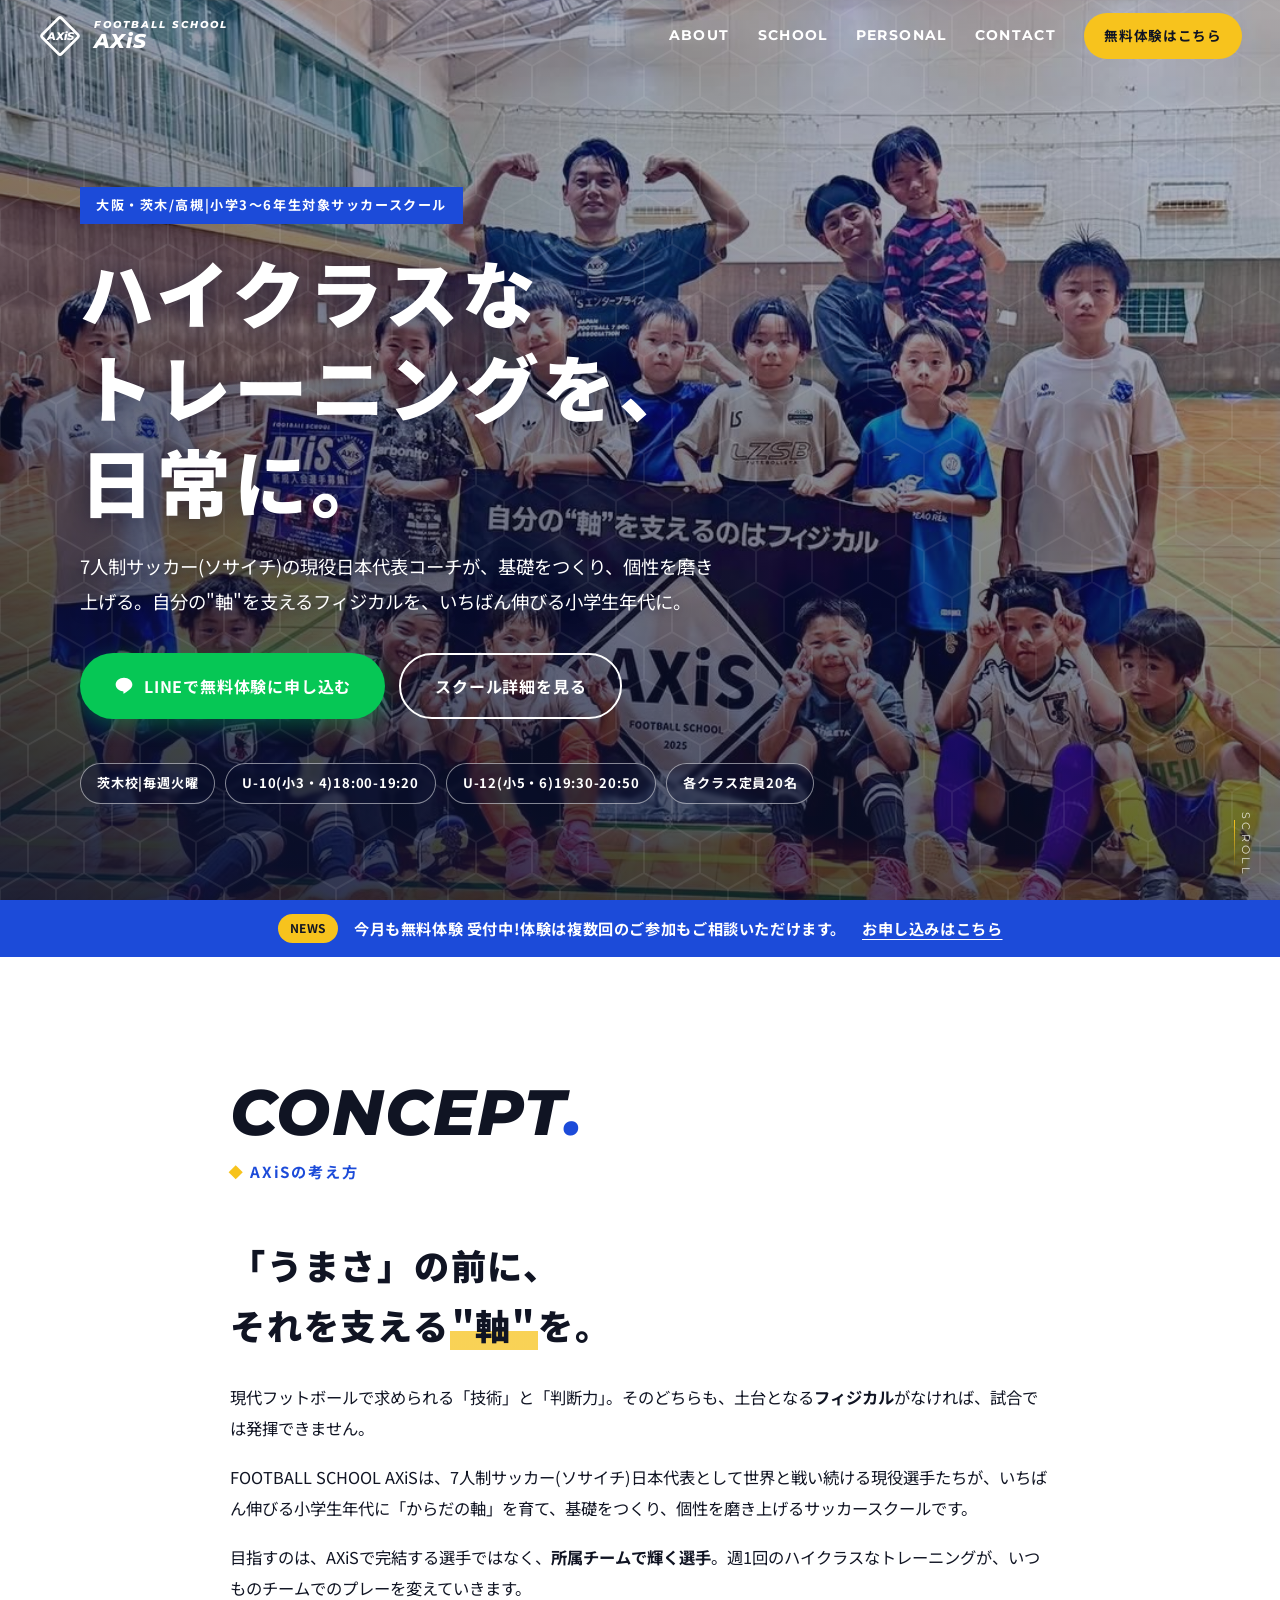
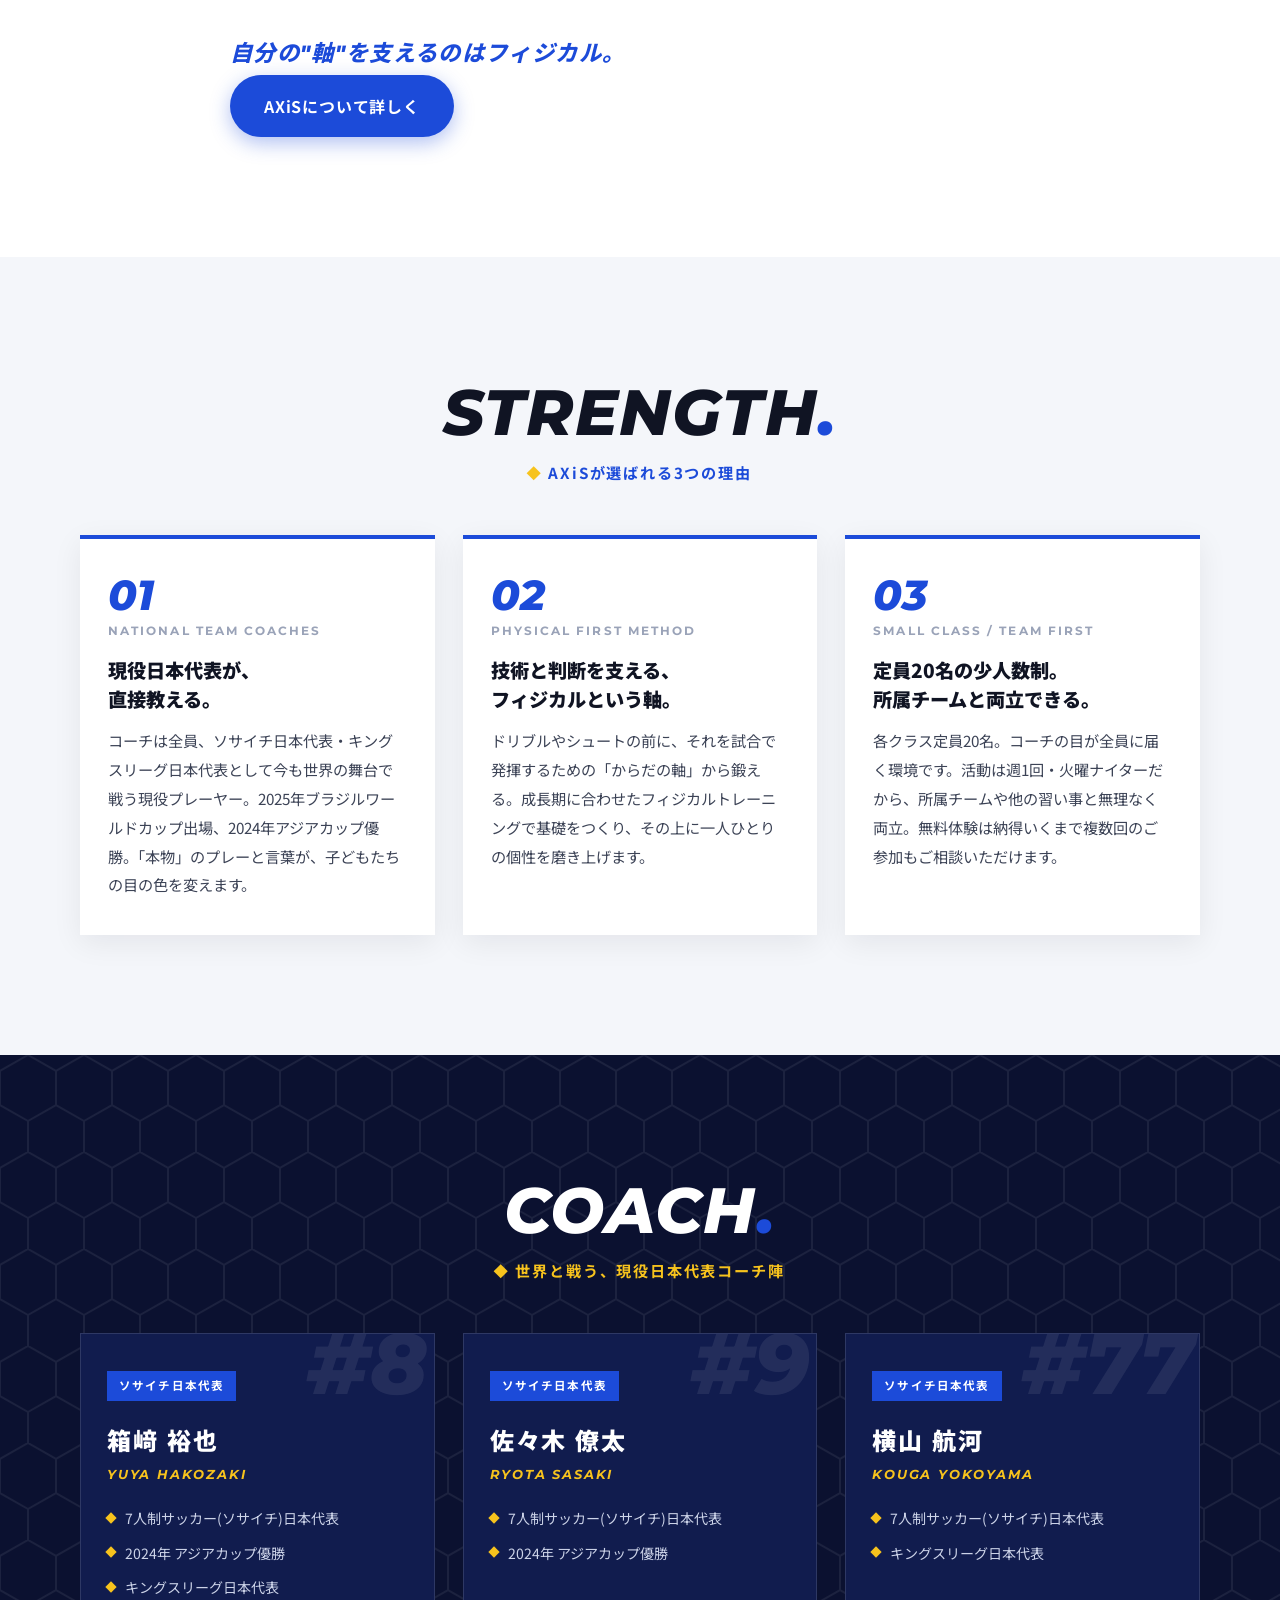
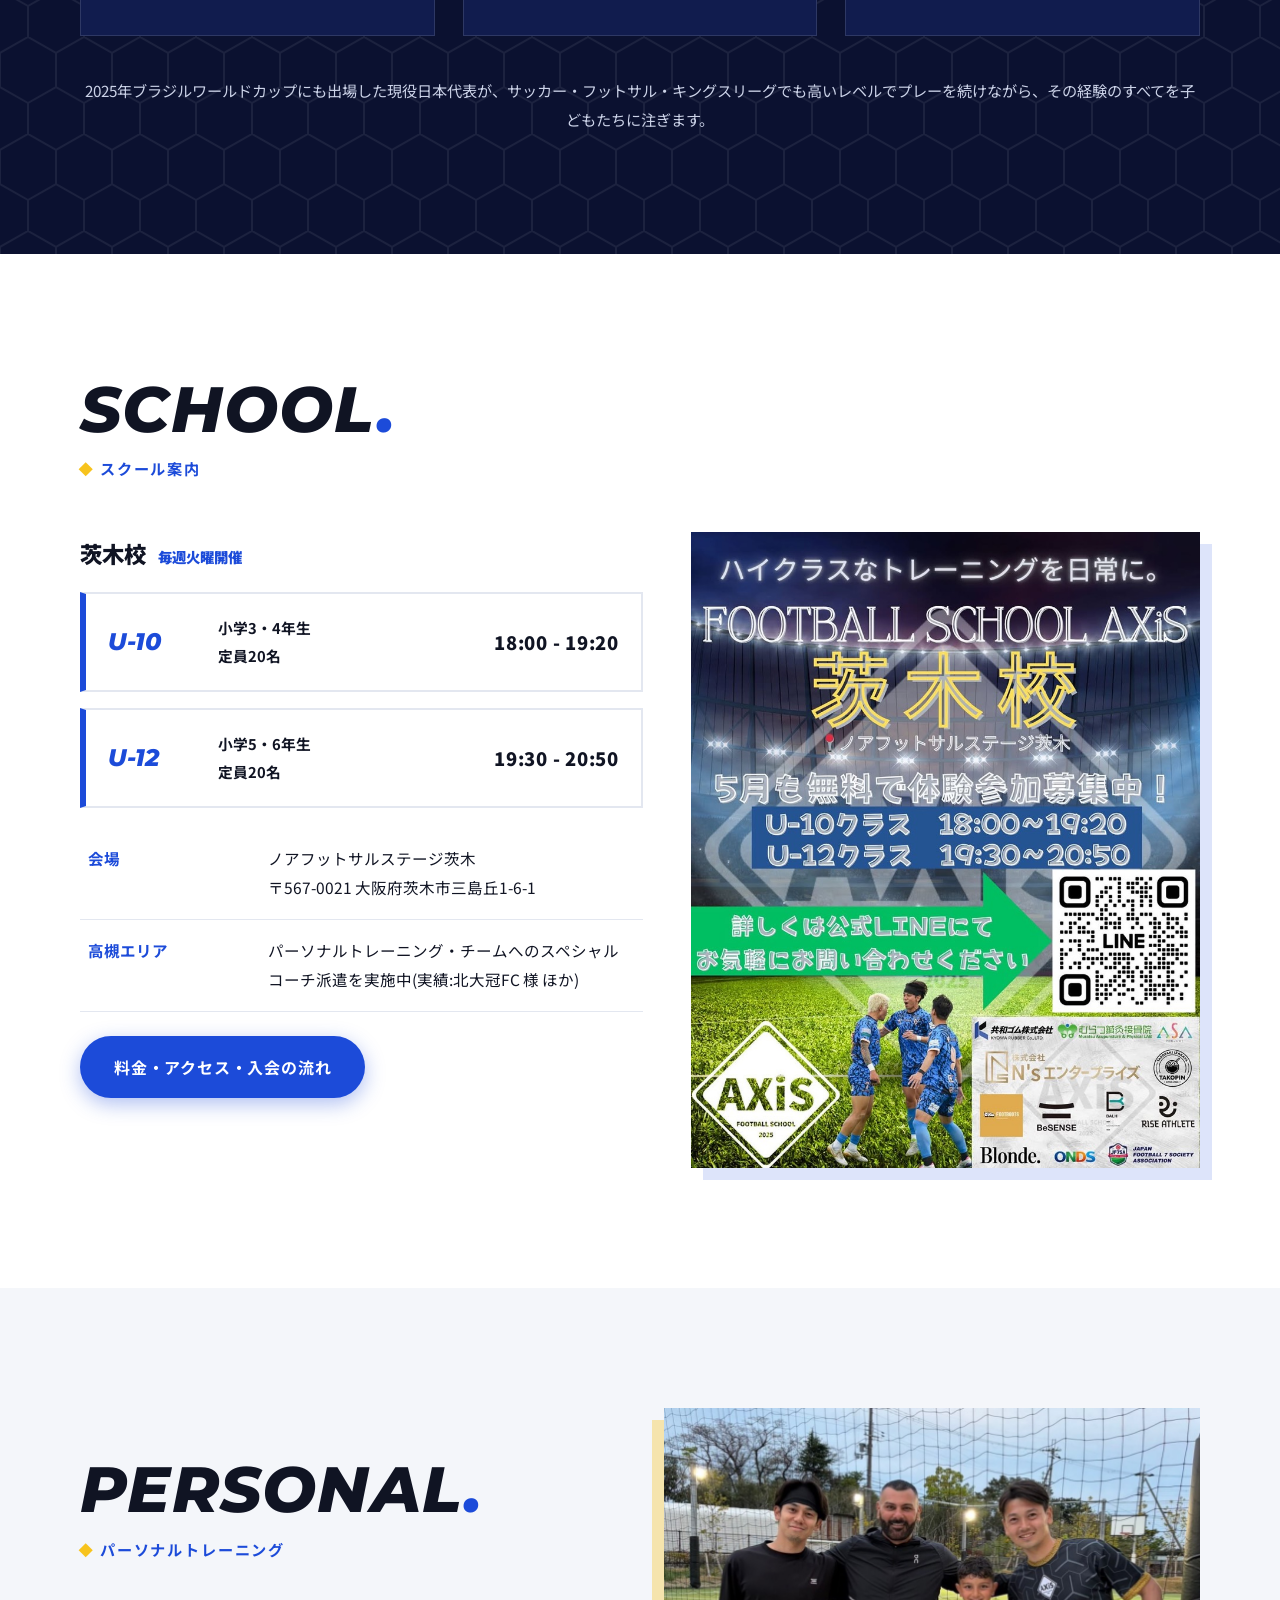
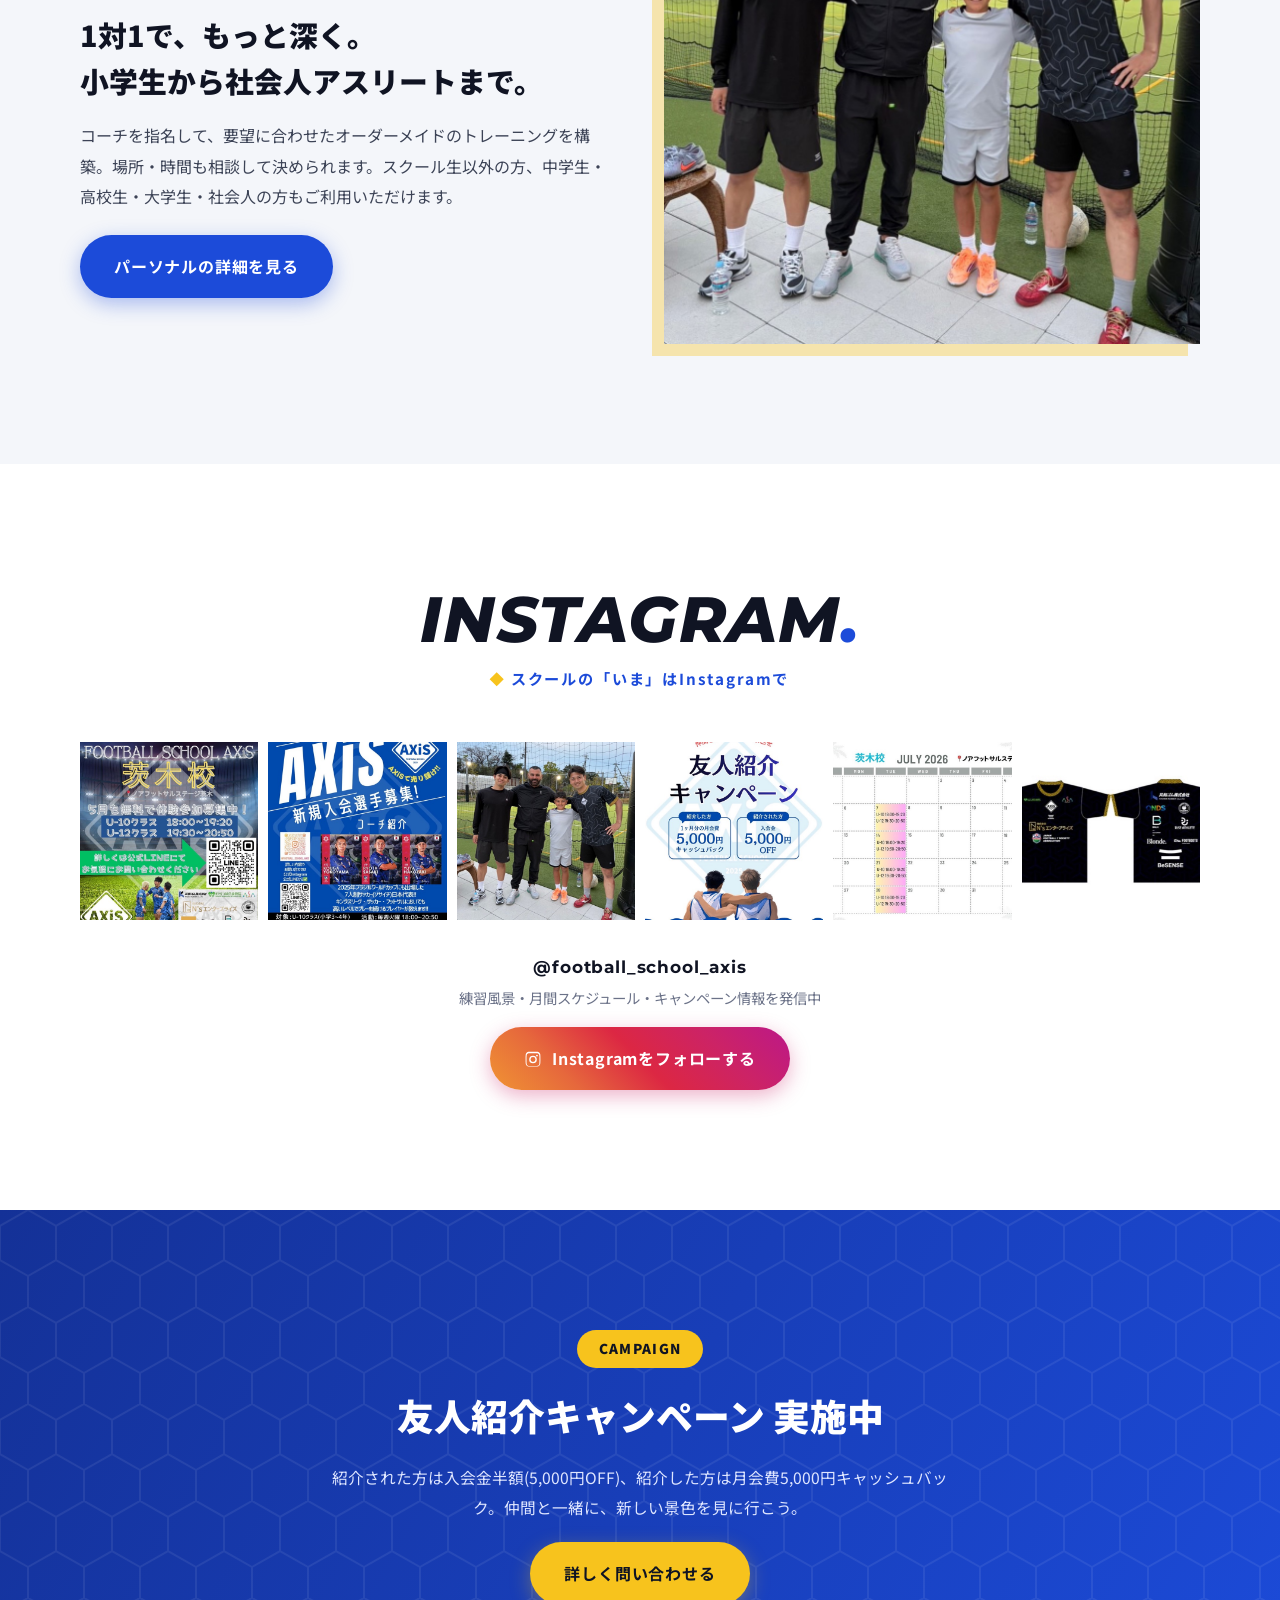
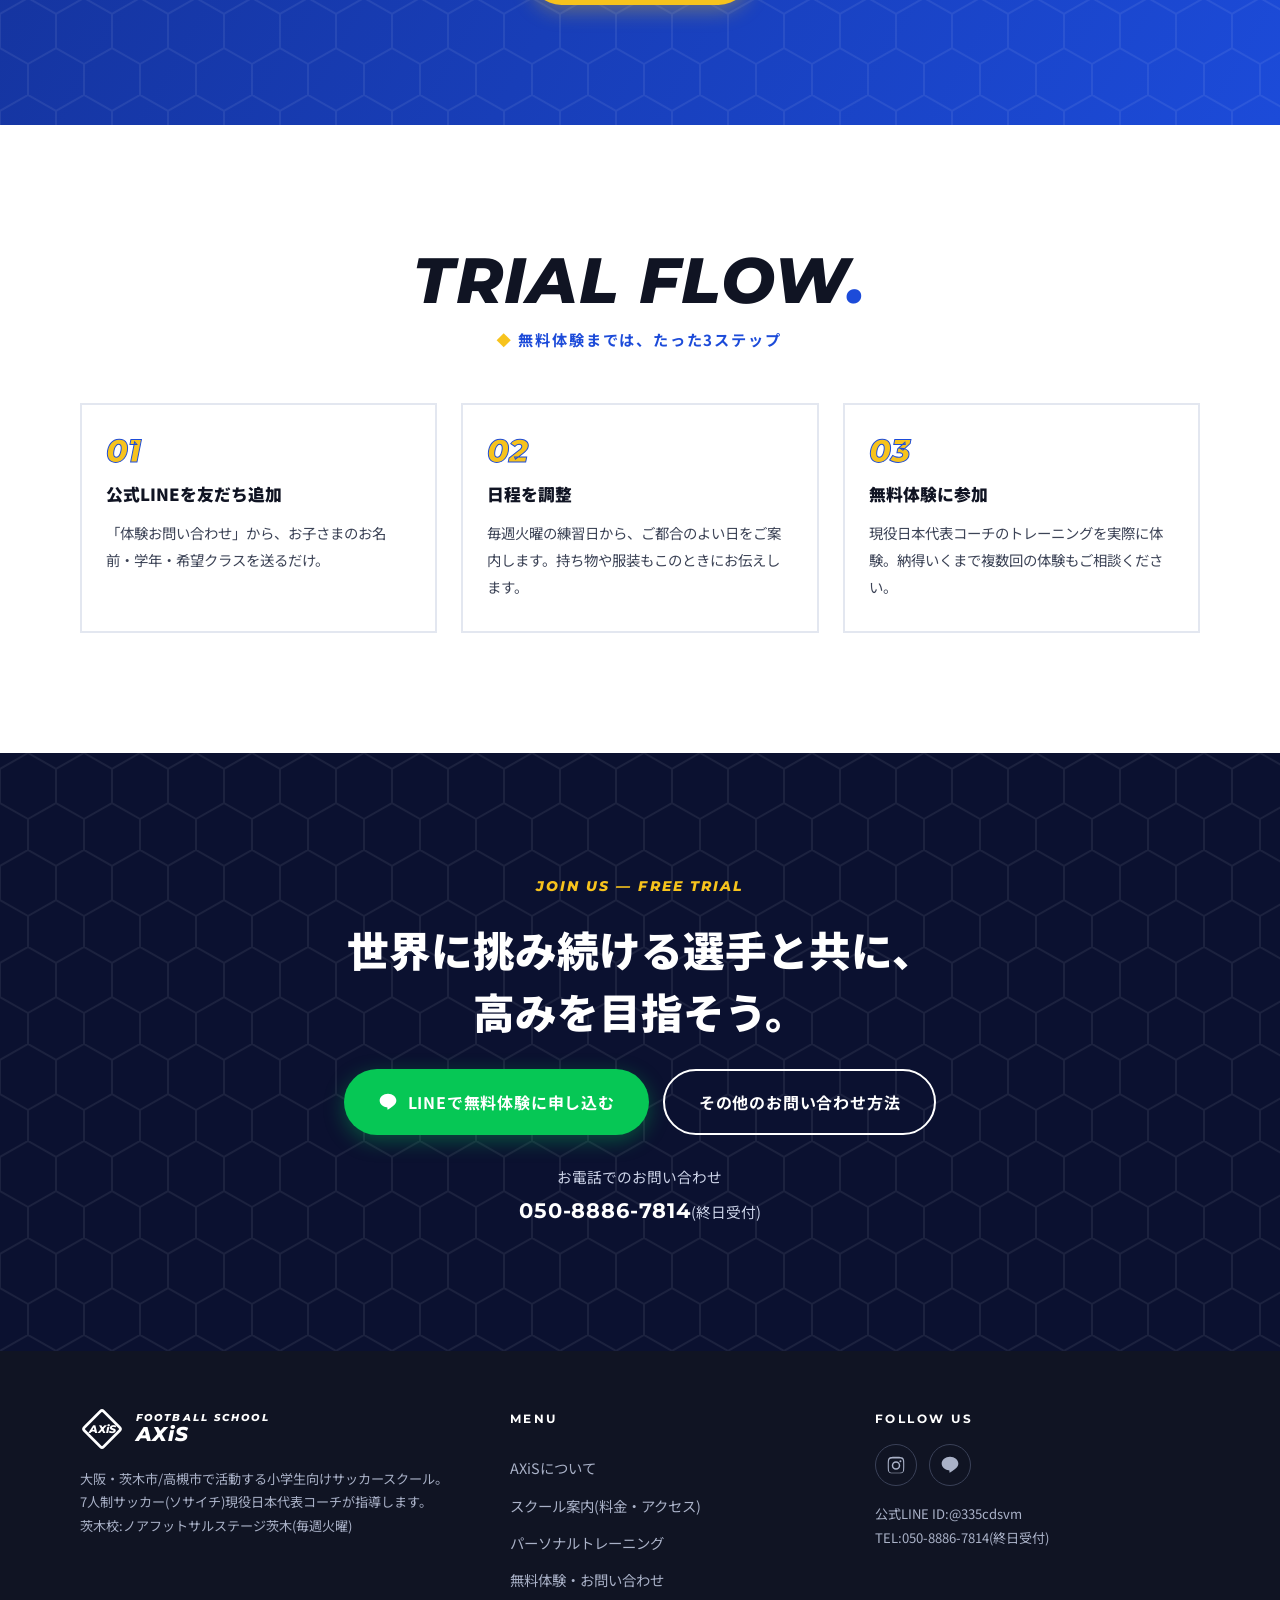
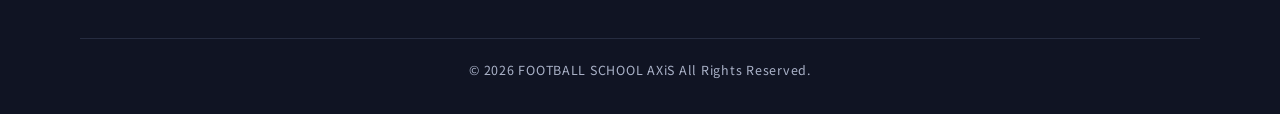
<file: index.html>
<!DOCTYPE html>
<html lang="ja">
<head>
<meta charset="UTF-8">
<meta name="viewport" content="width=device-width, initial-scale=1.0">
<!-- TODO: 本番公開時にこのnoindexを削除 -->
<meta name="robots" content="noindex">
<title>FOOTBALL SCHOOL AXiS|茨木市・高槻市のサッカースクール【現役ソサイチ日本代表が指導】</title>
<meta name="description" content="FOOTBALL SCHOOL AXiSは、7人制サッカー(ソサイチ)現役日本代表コーチが基礎を作り個性を磨き上げる、大阪・茨木市/高槻市の小学生向けサッカースクール。無料体験受付中。茨木校はノアフットサルステージ茨木で毎週火曜開催。">
<!-- TODO: 本番ドメイン確定後、og:url / canonical / JSON-LDのurlを実ドメインに置換 -->
<link rel="canonical" href="https://www.fs-axis.jp/">
<meta property="og:type" content="website">
<meta property="og:site_name" content="FOOTBALL SCHOOL AXiS">
<meta property="og:title" content="FOOTBALL SCHOOL AXiS|茨木市・高槻市のサッカースクール">
<meta property="og:description" content="現役ソサイチ日本代表コーチが、基礎を作り個性を磨き上げる小学生向けサッカースクール。無料体験受付中。">
<meta property="og:url" content="https://www.fs-axis.jp/">
<meta property="og:image" content="https://www.fs-axis.jp/assets/img/ogp.jpg">
<meta property="og:locale" content="ja_JP">
<meta name="twitter:card" content="summary_large_image">
<link rel="icon" href="data:image/svg+xml,%3Csvg xmlns='http://www.w3.org/2000/svg' viewBox='0 0 100 100'%3E%3Crect x='20' y='20' width='60' height='60' rx='6' transform='rotate(45 50 50)' fill='%231c4bd9'/%3E%3C/svg%3E">
<link rel="preconnect" href="https://fonts.googleapis.com">
<link rel="preconnect" href="https://fonts.gstatic.com" crossorigin>
<link rel="preload" as="style" href="https://fonts.googleapis.com/css2?family=Montserrat:ital,wght@0,700;0,800;1,700;1,800&family=Noto+Sans+JP:wght@400;700;900&display=swap">
<link rel="stylesheet" href="https://fonts.googleapis.com/css2?family=Montserrat:ital,wght@0,700;0,800;1,700;1,800&family=Noto+Sans+JP:wght@400;700;900&display=swap" media="print" onload="this.media='all'">
<noscript><link rel="stylesheet" href="https://fonts.googleapis.com/css2?family=Montserrat:ital,wght@0,700;0,800;1,700;1,800&family=Noto+Sans+JP:wght@400;700;900&display=swap"></noscript>
<link rel="stylesheet" href="assets/css/style.css">
<link rel="preload" as="image" href="assets/img/hero-team.jpg" imagesrcset="assets/img/hero-team-720.jpg 720w, assets/img/hero-team.jpg 1080w" imagesizes="100vw" fetchpriority="high">
<script type="application/ld+json">
{
  "@context": "https://schema.org",
  "@graph": [
    {
      "@type": "Organization",
      "@id": "https://www.fs-axis.jp/#org",
      "name": "FOOTBALL SCHOOL AXiS",
      "url": "https://www.fs-axis.jp/",
      "logo": "https://www.fs-axis.jp/assets/img/ogp.jpg",
      "sameAs": ["https://www.instagram.com/football_school_axis/"],
      "contactPoint": {
        "@type": "ContactPoint",
        "telephone": "+81-50-8886-7814",
        "contactType": "customer service",
        "availableLanguage": "Japanese"
      }
    },
    {
      "@type": "SportsActivityLocation",
      "name": "FOOTBALL SCHOOL AXiS 茨木校",
      "url": "https://www.fs-axis.jp/school.html",
      "image": "https://www.fs-axis.jp/assets/img/ogp.jpg",
      "telephone": "+81-50-8886-7814",
      "address": {
        "@type": "PostalAddress",
        "postalCode": "567-0021",
        "addressRegion": "大阪府",
        "addressLocality": "茨木市",
        "streetAddress": "三島丘1-6-1 ノアフットサルステージ茨木",
        "addressCountry": "JP"
      },
      "openingHoursSpecification": [
        {
          "@type": "OpeningHoursSpecification",
          "dayOfWeek": "https://schema.org/Tuesday",
          "opens": "18:00",
          "closes": "20:50"
        }
      ],
      "parentOrganization": { "@id": "https://www.fs-axis.jp/#org" }
    }
  ]
}
</script>
</head>
<body>

<header class="site-header">
  <div class="header-inner">
    <a class="brand" href="index.html">
      <svg class="brand-mark" viewBox="0 0 100 100" aria-hidden="true" focusable="false">
        <rect x="19" y="19" width="62" height="62" rx="5" transform="rotate(45 50 50)" fill="none" stroke="currentColor" stroke-width="6"/>
        <text x="50" y="59" text-anchor="middle" font-family="Montserrat, sans-serif" font-style="italic" font-weight="800" font-size="26" fill="currentColor">AXiS</text>
      </svg>
      <span class="brand-text">
        <span class="small">FOOTBALL SCHOOL</span>
        <span class="large">AXiS</span>
      </span>
    </a>
    <nav class="global-nav" aria-label="グローバルナビゲーション">
      <a class="nav-link" href="about.html">ABOUT</a>
      <a class="nav-link" href="school.html">SCHOOL</a>
      <a class="nav-link" href="personal.html">PERSONAL</a>
      <a class="nav-link" href="contact.html">CONTACT</a>
      <a class="btn-trial" href="contact.html">無料体験はこちら</a>
    </nav>
    <button class="menu-toggle" type="button" aria-expanded="false" aria-label="メニューを開閉する">
      <span></span><span></span><span></span>
    </button>
  </div>
</header>

<main>

  <!-- ヒーロー -->
  <div class="hero">
    <div class="hero-bg">
      <img src="assets/img/hero-team.jpg" srcset="assets/img/hero-team-720.jpg 720w, assets/img/hero-team.jpg 1080w" sizes="100vw" width="1080" height="810" alt="FOOTBALL SCHOOL AXiSのコーチとスクール生の集合写真" fetchpriority="high">
    </div>
    <div class="hero-inner">
      <p class="hero-eyebrow">大阪・茨木/高槻|小学3〜6年生対象サッカースクール</p>
      <h1>ハイクラスな<br>トレーニングを、<br>日常に。</h1>
      <p class="hero-sub">7人制サッカー(ソサイチ)の現役日本代表コーチが、基礎をつくり、個性を磨き上げる。自分の"軸"を支えるフィジカルを、いちばん伸びる小学生年代に。</p>
      <div class="hero-cta">
        <a class="btn btn-line" href="https://line.me/R/ti/p/@335cdsvm" target="_blank" rel="noopener">
          <svg width="20" height="20" viewBox="0 0 24 24" fill="currentColor" aria-hidden="true"><path d="M12 2C6.48 2 2 5.64 2 10.13c0 4.03 3.58 7.4 8.42 8.04.33.07.77.22.89.5.1.26.07.66.03.92l-.14.86c-.04.26-.2 1 .88.55 1.08-.46 5.84-3.44 7.97-5.89C21.5 13.44 22 11.86 22 10.13 22 5.64 17.52 2 12 2z"/></svg>
          LINEで無料体験に申し込む
        </a>
        <a class="btn btn-ghost" href="school.html">スクール詳細を見る</a>
      </div>
      <ul class="hero-chips">
        <li>茨木校|毎週火曜</li>
        <li>U-10(小3・4)18:00-19:20</li>
        <li>U-12(小5・6)19:30-20:50</li>
        <li>各クラス定員20名</li>
      </ul>
    </div>
    <p class="scroll-sign" aria-hidden="true">SCROLL</p>
  </div>

  <!-- お知らせバー -->
  <div class="notice-bar">
    <div class="wrap">
      <span class="tag">NEWS</span>
      <span>今月も無料体験 受付中!体験は複数回のご参加もご相談いただけます。</span>
      <a href="contact.html">お申し込みはこちら</a>
    </div>
  </div>

  <!-- コンセプト -->
  <section id="concept">
    <div class="wrap-narrow reveal">
      <div class="sec-head">
        <h2 class="en">Concept<span class="dot">.</span></h2>
        <span class="jp">AXiSの考え方</span>
      </div>
      <p class="concept-lead">「うまさ」の前に、<br>それを支える<span class="marker">"軸"</span>を。</p>
      <div class="concept-body">
        <p>現代フットボールで求められる「技術」と「判断力」。そのどちらも、土台となる<strong>フィジカル</strong>がなければ、試合では発揮できません。</p>
        <p>FOOTBALL SCHOOL AXiSは、7人制サッカー(ソサイチ)日本代表として世界と戦い続ける現役選手たちが、いちばん伸びる小学生年代に「からだの軸」を育て、基礎をつくり、個性を磨き上げるサッカースクールです。</p>
        <p>目指すのは、AXiSで完結する選手ではなく、<strong>所属チームで輝く選手</strong>。週1回のハイクラスなトレーニングが、いつものチームでのプレーを変えていきます。</p>
      </div>
      <p class="concept-note">自分の"軸"を支えるのはフィジカル。</p>
      <a class="btn btn-primary" href="about.html">AXiSについて詳しく</a>
    </div>
  </section>

  <!-- 3つの強み -->
  <section class="reason" id="reason">
    <div class="wrap">
      <div class="sec-head center reveal">
        <h2 class="en">Strength<span class="dot">.</span></h2>
        <span class="jp">AXiSが選ばれる3つの理由</span>
      </div>
      <div class="reason-grid">
        <div class="reason-card reveal">
          <p class="num">01</p>
          <span class="kicker">National Team Coaches</span>
          <h3>現役日本代表が、<br>直接教える。</h3>
          <p>コーチは全員、ソサイチ日本代表・キングスリーグ日本代表として今も世界の舞台で戦う現役プレーヤー。2025年ブラジルワールドカップ出場、2024年アジアカップ優勝。「本物」のプレーと言葉が、子どもたちの目の色を変えます。</p>
        </div>
        <div class="reason-card reveal">
          <p class="num">02</p>
          <span class="kicker">Physical First Method</span>
          <h3>技術と判断を支える、<br>フィジカルという軸。</h3>
          <p>ドリブルやシュートの前に、それを試合で発揮するための「からだの軸」から鍛える。成長期に合わせたフィジカルトレーニングで基礎をつくり、その上に一人ひとりの個性を磨き上げます。</p>
        </div>
        <div class="reason-card reveal">
          <p class="num">03</p>
          <span class="kicker">Small Class / Team First</span>
          <h3>定員20名の少人数制。<br>所属チームと両立できる。</h3>
          <p>各クラス定員20名。コーチの目が全員に届く環境です。活動は週1回・火曜ナイターだから、所属チームや他の習い事と無理なく両立。無料体験は納得いくまで複数回のご参加もご相談いただけます。</p>
        </div>
      </div>
    </div>
  </section>

  <!-- コーチ -->
  <section class="coach on-dark" id="coach">
    <div class="wrap">
      <div class="sec-head center reveal">
        <h2 class="en">Coach<span class="dot">.</span></h2>
        <span class="jp">世界と戦う、現役日本代表コーチ陣</span>
      </div>
      <div class="coach-grid">
        <div class="coach-card reveal">
          <p class="uniform-num">#8</p>
          <span class="role">ソサイチ日本代表</span>
          <h3>箱﨑 裕也</h3>
          <p class="en-name">Yuya Hakozaki</p>
          <ul>
            <li>7人制サッカー(ソサイチ)日本代表</li>
            <li>2024年 アジアカップ優勝</li>
            <li>キングスリーグ日本代表</li>
          </ul>
        </div>
        <div class="coach-card reveal">
          <p class="uniform-num">#9</p>
          <span class="role">ソサイチ日本代表</span>
          <h3>佐々木 僚太</h3>
          <p class="en-name">Ryota Sasaki</p>
          <ul>
            <li>7人制サッカー(ソサイチ)日本代表</li>
            <li>2024年 アジアカップ優勝</li>
          </ul>
        </div>
        <div class="coach-card reveal">
          <p class="uniform-num">#77</p>
          <span class="role">ソサイチ日本代表</span>
          <h3>横山 航河</h3>
          <p class="en-name">Kouga Yokoyama</p>
          <ul>
            <li>7人制サッカー(ソサイチ)日本代表</li>
            <li>キングスリーグ日本代表</li>
          </ul>
        </div>
      </div>
      <p class="coach-foot reveal">2025年ブラジルワールドカップにも出場した現役日本代表が、サッカー・フットサル・キングスリーグでも高いレベルでプレーを続けながら、その経験のすべてを子どもたちに注ぎます。</p>
    </div>
  </section>

  <!-- スクール情報 -->
  <section id="school-info">
    <div class="wrap">
      <div class="sec-head reveal">
        <h2 class="en">School<span class="dot">.</span></h2>
        <span class="jp">スクール案内</span>
      </div>
      <div class="school-grid">
        <div class="reveal">
          <h3 style="font-size:1.4rem;font-weight:900;margin-bottom:18px;">茨木校<span style="color:var(--blue);font-size:0.9rem;margin-left:12px;">毎週火曜開催</span></h3>
          <div class="class-cards">
            <div class="class-card">
              <p class="cls">U-10</p>
              <p class="meta">小学3・4年生<br>定員20名</p>
              <p class="time">18:00 - 19:20</p>
            </div>
            <div class="class-card">
              <p class="cls">U-12</p>
              <p class="meta">小学5・6年生<br>定員20名</p>
              <p class="time">19:30 - 20:50</p>
            </div>
          </div>
          <table class="info-table" style="margin-top:20px;">
            <tbody>
              <tr>
                <th>会場</th>
                <td>ノアフットサルステージ茨木<br>〒567-0021 大阪府茨木市三島丘1-6-1</td>
              </tr>
              <tr>
                <th>高槻エリア</th>
                <td>パーソナルトレーニング・チームへのスペシャルコーチ派遣を実施中(実績:北大冠FC 様 ほか)</td>
              </tr>
            </tbody>
          </table>
          <a class="btn btn-primary" href="school.html" style="margin-top:24px;">料金・アクセス・入会の流れ</a>
        </div>
        <div class="reveal">
          <img class="venue-photo" src="assets/img/flyer-ibaraki.jpg" width="864" height="1080" alt="FOOTBALL SCHOOL AXiS 茨木校の案内。ノアフットサルステージ茨木でU-10クラス18:00〜19:20、U-12クラス19:30〜20:50" loading="lazy">
        </div>
      </div>
    </div>
  </section>

  <!-- パーソナル -->
  <section class="personal-band" id="personal">
    <div class="wrap split">
      <div class="reveal">
        <div class="sec-head">
          <h2 class="en">Personal<span class="dot">.</span></h2>
          <span class="jp">パーソナルトレーニング</span>
        </div>
        <h3>1対1で、もっと深く。<br>小学生から社会人アスリートまで。</h3>
        <p>コーチを指名して、要望に合わせたオーダーメイドのトレーニングを構築。場所・時間も相談して決められます。スクール生以外の方、中学生・高校生・大学生・社会人の方もご利用いただけます。</p>
        <a class="btn btn-primary" href="personal.html">パーソナルの詳細を見る</a>
      </div>
      <div class="reveal">
        <img class="split-photo" src="assets/img/personal-training.jpg" width="1080" height="1080" alt="AXiSコーチによるパーソナルトレーニングを受けた選手とコーチの記念写真" loading="lazy">
      </div>
    </div>
  </section>

  <!-- Instagram -->
  <section id="instagram">
    <div class="wrap">
      <div class="sec-head center reveal">
        <h2 class="en">Instagram<span class="dot">.</span></h2>
        <span class="jp">スクールの「いま」はInstagramで</span>
      </div>
      <div class="ig-feed-grid reveal">
        <a href="https://www.instagram.com/p/DYONNgvPgsE/" target="_blank" rel="noopener" aria-label="Instagram投稿: 茨木校 無料体験募集">
          <img src="assets/img/feed-00.jpg" width="600" height="600" alt="茨木校の無料体験募集のお知らせ" loading="lazy">
        </a>
        <a href="https://www.instagram.com/p/DZAdF0fymtb/" target="_blank" rel="noopener" aria-label="Instagram投稿: 新規入会選手募集">
          <img src="assets/img/feed-06.jpg" width="600" height="600" alt="新規入会選手募集とコーチ紹介" loading="lazy">
        </a>
        <a href="https://www.instagram.com/p/DXBvzWZFMmO/" target="_blank" rel="noopener" aria-label="Instagram投稿: パーソナルトレーニング">
          <img src="assets/img/feed-11.jpg" width="600" height="600" alt="パーソナルトレーニングの様子" loading="lazy">
        </a>
        <a href="https://www.instagram.com/p/Dac33ZkSsWE/" target="_blank" rel="noopener" aria-label="Instagram投稿: 友人紹介キャンペーン">
          <img src="assets/img/feed-03.jpg" width="600" height="600" alt="友人紹介キャンペーンのお知らせ" loading="lazy">
        </a>
        <a href="https://www.instagram.com/p/DaYQnRovvJI/" target="_blank" rel="noopener" aria-label="Instagram投稿: 月間スケジュール">
          <img src="assets/img/feed-04.jpg" width="600" height="600" alt="茨木校の月間活動スケジュール" loading="lazy">
        </a>
        <a href="https://www.instagram.com/p/DYw-4KUFNPm/" target="_blank" rel="noopener" aria-label="Instagram投稿: スクールウェア">
          <img src="assets/img/feed-08.jpg" width="600" height="600" alt="毘沙門亀甲柄のスクールウェア" loading="lazy">
        </a>
      </div>
      <div class="ig-follow reveal">
        <p class="handle">@football_school_axis</p>
        <p style="font-size:0.9rem;color:#6b7288;">練習風景・月間スケジュール・キャンペーン情報を発信中</p>
        <a class="btn btn-ig" href="https://www.instagram.com/football_school_axis/" target="_blank" rel="noopener">
          <svg width="18" height="18" viewBox="0 0 24 24" fill="currentColor" aria-hidden="true"><path d="M12 2.2c3.2 0 3.6 0 4.9.1 1.2.1 1.8.2 2.2.4.6.2 1 .5 1.4.9.4.4.7.8.9 1.4.2.4.4 1 .4 2.2.1 1.3.1 1.7.1 4.9s0 3.6-.1 4.9c-.1 1.2-.2 1.8-.4 2.2-.2.6-.5 1-.9 1.4-.4.4-.8.7-1.4.9-.4.2-1 .4-2.2.4-1.3.1-1.7.1-4.9.1s-3.6 0-4.9-.1c-1.2-.1-1.8-.2-2.2-.4-.6-.2-1-.5-1.4-.9-.4-.4-.7-.8-.9-1.4-.2-.4-.4-1-.4-2.2-.1-1.3-.1-1.7-.1-4.9s0-3.6.1-4.9c.1-1.2.2-1.8.4-2.2.2-.6.5-1 .9-1.4.4-.4.8-.7 1.4-.9.4-.2 1-.4 2.2-.4 1.3-.1 1.7-.1 4.9-.1zm0 2c-3.1 0-3.5 0-4.8.1-1.1.1-1.5.2-1.8.3-.4.2-.7.3-1 .6-.3.3-.5.6-.6 1-.1.3-.3.7-.3 1.8-.1 1.3-.1 1.7-.1 4.8s0 3.5.1 4.8c.1 1.1.2 1.5.3 1.8.2.4.3.7.6 1 .3.3.6.5 1 .6.3.1.7.3 1.8.3 1.3.1 1.7.1 4.8.1s3.5 0 4.8-.1c1.1-.1 1.5-.2 1.8-.3.4-.2.7-.3 1-.6.3-.3.5-.6.6-1 .1-.3.3-.7.3-1.8.1-1.3.1-1.7.1-4.8s0-3.5-.1-4.8c-.1-1.1-.2-1.5-.3-1.8-.2-.4-.3-.7-.6-1-.3-.3-.6-.5-1-.6-.3-.1-.7-.3-1.8-.3-1.3-.1-1.7-.1-4.8-.1zm0 3.4a5.1 5.1 0 1 1 0 10.2 5.1 5.1 0 0 1 0-10.2zm0 8.4a3.3 3.3 0 1 0 0-6.6 3.3 3.3 0 0 0 0 6.6zm6.5-8.6a1.2 1.2 0 1 1-2.4 0 1.2 1.2 0 0 1 2.4 0z"/></svg>
          Instagramをフォローする
        </a>
      </div>
    </div>
  </section>

  <!-- キャンペーン -->
  <section class="campaign">
    <div class="wrap reveal">
      <span class="badge">CAMPAIGN</span>
      <h2>友人紹介キャンペーン 実施中</h2>
      <p class="desc">紹介された方は入会金半額(5,000円OFF)、紹介した方は月会費5,000円キャッシュバック。仲間と一緒に、新しい景色を見に行こう。</p>
      <a class="btn btn-yellow" href="contact.html">詳しく問い合わせる</a>
    </div>
  </section>

  <!-- 体験の流れ -->
  <section id="flow">
    <div class="wrap">
      <div class="sec-head center reveal">
        <h2 class="en">Trial Flow<span class="dot">.</span></h2>
        <span class="jp">無料体験までは、たった3ステップ</span>
      </div>
      <div class="flow-steps">
        <div class="flow-step reveal">
          <h3>公式LINEを友だち追加</h3>
          <p>「体験お問い合わせ」から、お子さまのお名前・学年・希望クラスを送るだけ。</p>
        </div>
        <div class="flow-step reveal">
          <h3>日程を調整</h3>
          <p>毎週火曜の練習日から、ご都合のよい日をご案内します。持ち物や服装もこのときにお伝えします。</p>
        </div>
        <div class="flow-step reveal">
          <h3>無料体験に参加</h3>
          <p>現役日本代表コーチのトレーニングを実際に体験。納得いくまで複数回の体験もご相談ください。</p>
        </div>
      </div>
    </div>
  </section>

  <!-- 最終CTA -->
  <section class="cta-final">
    <div class="wrap reveal">
      <p class="en-shout">Join us — Free Trial</p>
      <h2>世界に挑み続ける選手と共に、<br>高みを目指そう。</h2>
      <div class="cta-buttons">
        <a class="btn btn-line" href="https://line.me/R/ti/p/@335cdsvm" target="_blank" rel="noopener">
          <svg width="20" height="20" viewBox="0 0 24 24" fill="currentColor" aria-hidden="true"><path d="M12 2C6.48 2 2 5.64 2 10.13c0 4.03 3.58 7.4 8.42 8.04.33.07.77.22.89.5.1.26.07.66.03.92l-.14.86c-.04.26-.2 1 .88.55 1.08-.46 5.84-3.44 7.97-5.89C21.5 13.44 22 11.86 22 10.13 22 5.64 17.52 2 12 2z"/></svg>
          LINEで無料体験に申し込む
        </a>
        <a class="btn btn-ghost" href="contact.html">その他のお問い合わせ方法</a>
      </div>
      <p class="tel">お電話でのお問い合わせ<br><strong>050-8886-7814</strong>(終日受付)</p>
    </div>
  </section>

</main>

<footer class="site-footer">
  <div class="wrap footer-grid">
    <div>
      <a class="brand" href="index.html">
        <svg class="brand-mark" viewBox="0 0 100 100" aria-hidden="true" focusable="false">
          <rect x="19" y="19" width="62" height="62" rx="5" transform="rotate(45 50 50)" fill="none" stroke="currentColor" stroke-width="6"/>
          <text x="50" y="59" text-anchor="middle" font-family="Montserrat, sans-serif" font-style="italic" font-weight="800" font-size="26" fill="currentColor">AXiS</text>
        </svg>
        <span class="brand-text">
          <span class="small">FOOTBALL SCHOOL</span>
          <span class="large">AXiS</span>
        </span>
      </a>
      <p class="footer-note">大阪・茨木市/高槻市で活動する小学生向けサッカースクール。<br>7人制サッカー(ソサイチ)現役日本代表コーチが指導します。<br>茨木校:ノアフットサルステージ茨木(毎週火曜)</p>
    </div>
    <nav class="footer-nav" aria-label="フッターナビゲーション">
      <p class="footer-head">Menu</p>
      <a href="about.html">AXiSについて</a>
      <a href="school.html">スクール案内(料金・アクセス)</a>
      <a href="personal.html">パーソナルトレーニング</a>
      <a href="contact.html">無料体験・お問い合わせ</a>
    </nav>
    <div>
      <p class="footer-head">Follow us</p>
      <div class="footer-sns">
        <a href="https://www.instagram.com/football_school_axis/" target="_blank" rel="noopener" aria-label="Instagram">
          <svg width="20" height="20" viewBox="0 0 24 24" fill="currentColor" aria-hidden="true"><path d="M12 2.2c3.2 0 3.6 0 4.9.1 1.2.1 1.8.2 2.2.4.6.2 1 .5 1.4.9.4.4.7.8.9 1.4.2.4.4 1 .4 2.2.1 1.3.1 1.7.1 4.9s0 3.6-.1 4.9c-.1 1.2-.2 1.8-.4 2.2-.2.6-.5 1-.9 1.4-.4.4-.8.7-1.4.9-.4.2-1 .4-2.2.4-1.3.1-1.7.1-4.9.1s-3.6 0-4.9-.1c-1.2-.1-1.8-.2-2.2-.4-.6-.2-1-.5-1.4-.9-.4-.4-.7-.8-.9-1.4-.2-.4-.4-1-.4-2.2-.1-1.3-.1-1.7-.1-4.9s0-3.6.1-4.9c.1-1.2.2-1.8.4-2.2.2-.6.5-1 .9-1.4.4-.4.8-.7 1.4-.9.4-.2 1-.4 2.2-.4 1.3-.1 1.7-.1 4.9-.1zm0 2c-3.1 0-3.5 0-4.8.1-1.1.1-1.5.2-1.8.3-.4.2-.7.3-1 .6-.3.3-.5.6-.6 1-.1.3-.3.7-.3 1.8-.1 1.3-.1 1.7-.1 4.8s0 3.5.1 4.8c.1 1.1.2 1.5.3 1.8.2.4.3.7.6 1 .3.3.6.5 1 .6.3.1.7.3 1.8.3 1.3.1 1.7.1 4.8.1s3.5 0 4.8-.1c1.1-.1 1.5-.2 1.8-.3.4-.2.7-.3 1-.6.3-.3.5-.6.6-1 .1-.3.3-.7.3-1.8.1-1.3.1-1.7.1-4.8s0-3.5-.1-4.8c-.1-1.1-.2-1.5-.3-1.8-.2-.4-.3-.7-.6-1-.3-.3-.6-.5-1-.6-.3-.1-.7-.3-1.8-.3-1.3-.1-1.7-.1-4.8-.1zm0 3.4a5.1 5.1 0 1 1 0 10.2 5.1 5.1 0 0 1 0-10.2zm0 8.4a3.3 3.3 0 1 0 0-6.6 3.3 3.3 0 0 0 0 6.6zm6.5-8.6a1.2 1.2 0 1 1-2.4 0 1.2 1.2 0 0 1 2.4 0z"/></svg>
        </a>
        <a href="https://line.me/R/ti/p/@335cdsvm" target="_blank" rel="noopener" aria-label="LINE公式アカウント">
          <svg width="20" height="20" viewBox="0 0 24 24" fill="currentColor" aria-hidden="true"><path d="M12 2C6.48 2 2 5.64 2 10.13c0 4.03 3.58 7.4 8.42 8.04.33.07.77.22.89.5.1.26.07.66.03.92l-.14.86c-.04.26-.2 1 .88.55 1.08-.46 5.84-3.44 7.97-5.89C21.5 13.44 22 11.86 22 10.13 22 5.64 17.52 2 12 2z"/></svg>
        </a>
      </div>
      <p class="footer-note">公式LINE ID:@335cdsvm<br>TEL:050-8886-7814(終日受付)</p>
    </div>
  </div>
  <p class="copyright wrap">© 2026 FOOTBALL SCHOOL AXiS All Rights Reserved.</p>
</footer>

<script src="assets/js/main.js" defer></script>
</body>
</html>
</file>
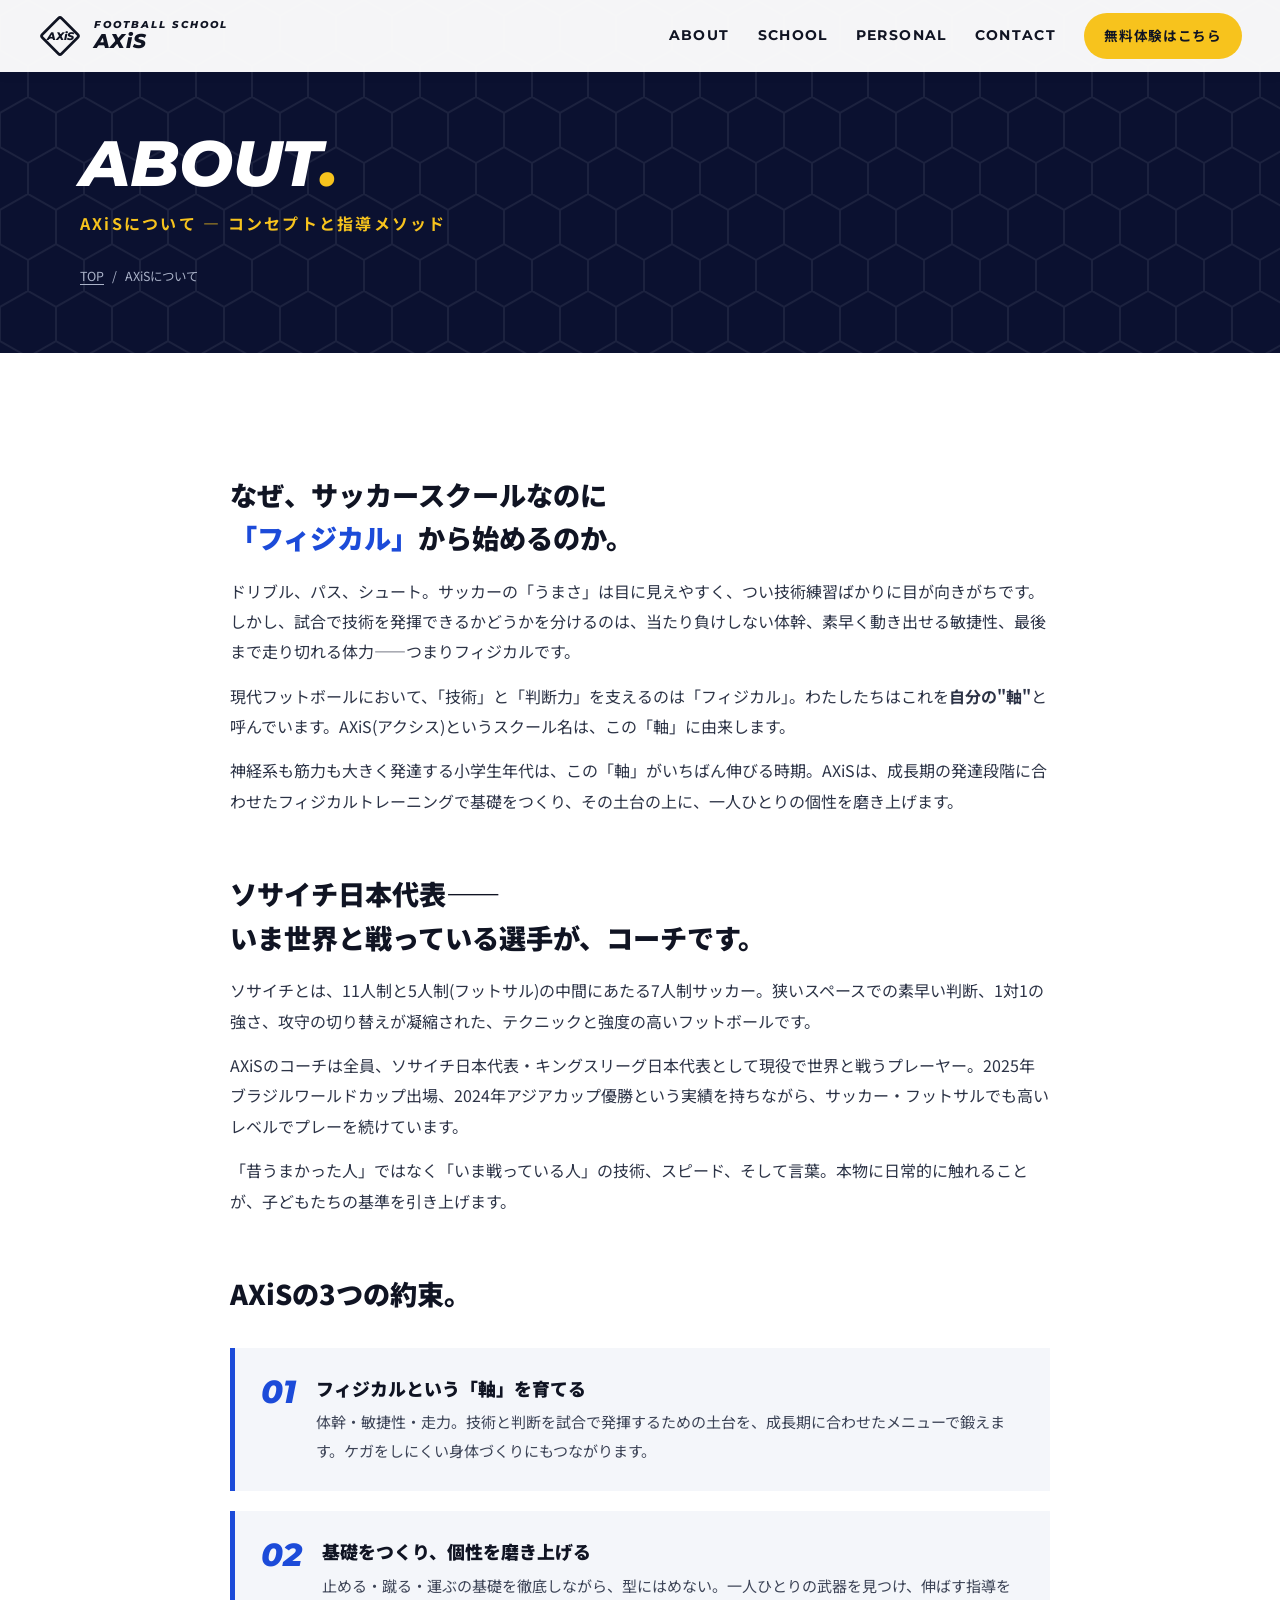
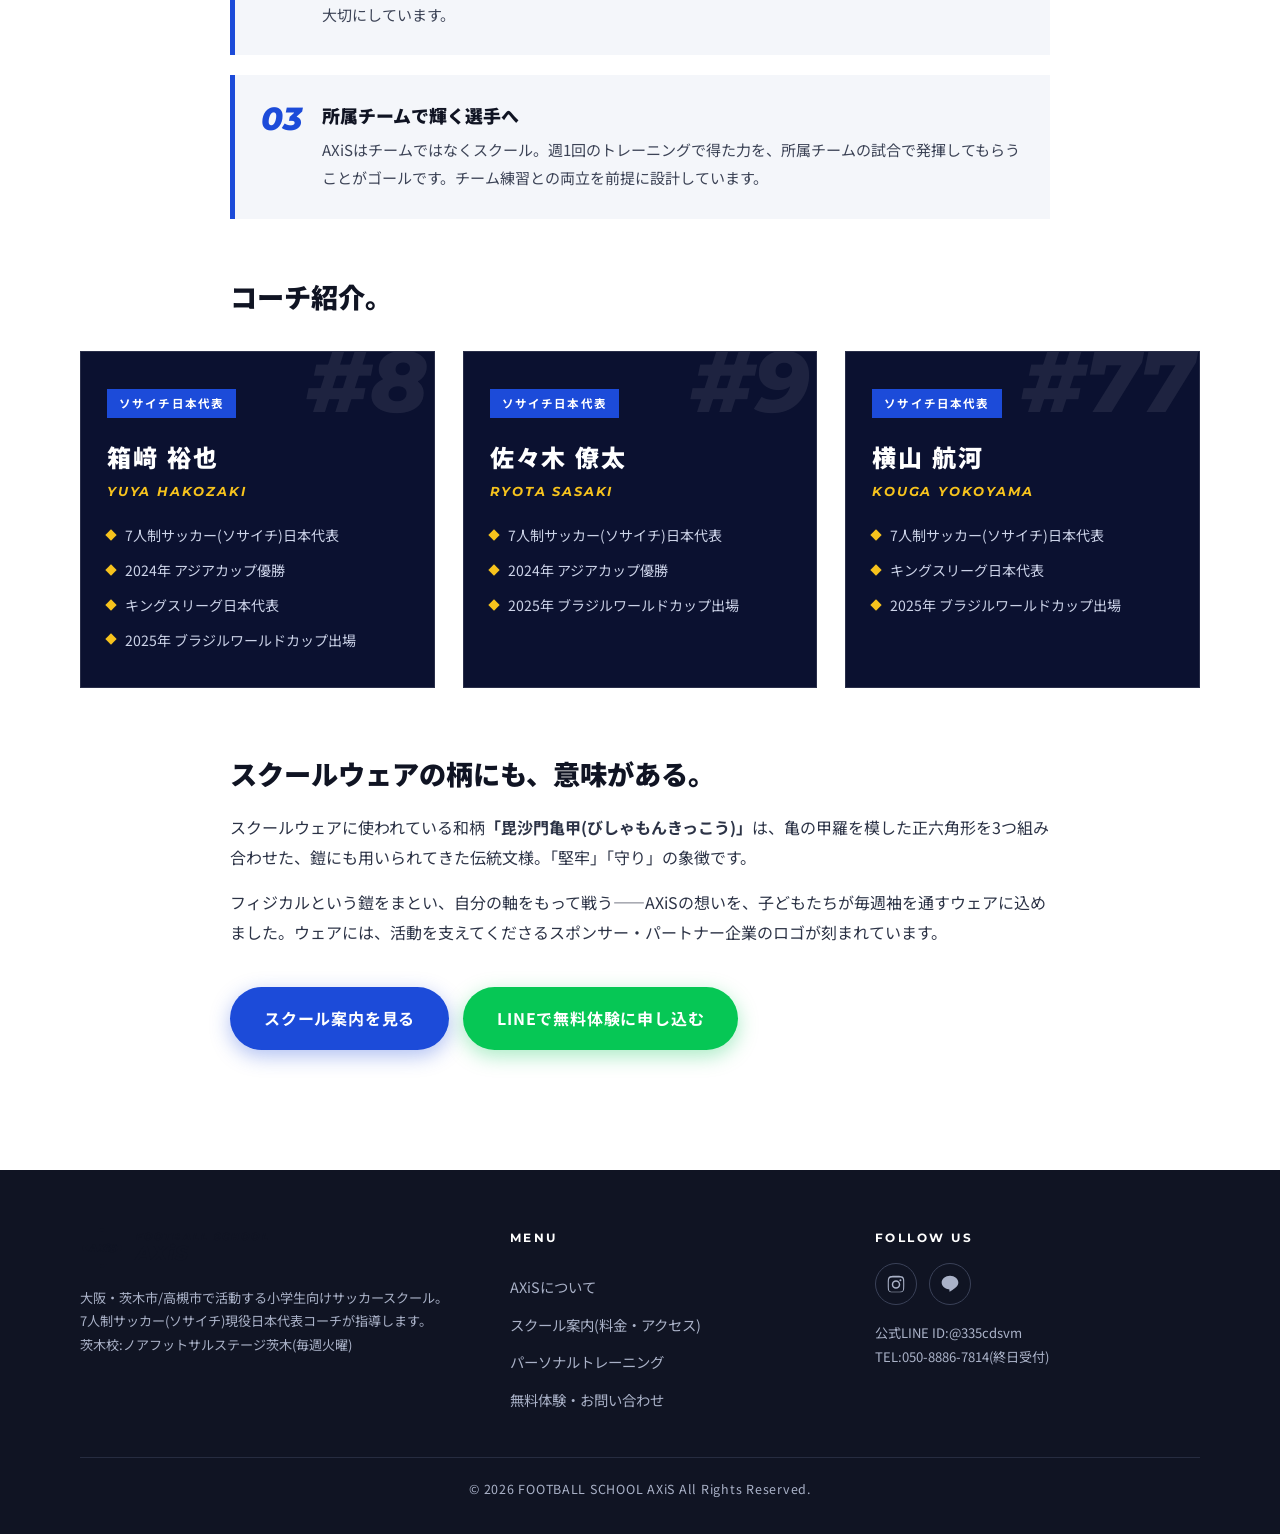
<file: about.html>
<!DOCTYPE html>
<html lang="ja">
<head>
<meta charset="UTF-8">
<meta name="viewport" content="width=device-width, initial-scale=1.0">
<!-- TODO: 本番公開時にこのnoindexを削除 -->
<meta name="robots" content="noindex">
<title>AXiSについて|FOOTBALL SCHOOL AXiS|茨木市・高槻市のサッカースクール</title>
<meta name="description" content="FOOTBALL SCHOOL AXiSのコンセプトと指導メソッド。7人制サッカー(ソサイチ)現役日本代表コーチ3名が、フィジカルという「軸」から基礎をつくり、個性を磨き上げます。">
<!-- TODO: 本番ドメイン確定後、og:url / canonical / JSON-LDのurlを実ドメインに置換 -->
<link rel="canonical" href="https://www.fs-axis.jp/about.html">
<meta property="og:type" content="article">
<meta property="og:site_name" content="FOOTBALL SCHOOL AXiS">
<meta property="og:title" content="AXiSについて|FOOTBALL SCHOOL AXiS">
<meta property="og:description" content="現役ソサイチ日本代表コーチが、フィジカルという「軸」から基礎をつくり、個性を磨き上げる指導メソッド。">
<meta property="og:url" content="https://www.fs-axis.jp/about.html">
<meta property="og:image" content="https://www.fs-axis.jp/assets/img/ogp.jpg">
<meta property="og:locale" content="ja_JP">
<meta name="twitter:card" content="summary_large_image">
<link rel="icon" href="data:image/svg+xml,%3Csvg xmlns='http://www.w3.org/2000/svg' viewBox='0 0 100 100'%3E%3Crect x='20' y='20' width='60' height='60' rx='6' transform='rotate(45 50 50)' fill='%231c4bd9'/%3E%3C/svg%3E">
<link rel="preconnect" href="https://fonts.googleapis.com">
<link rel="preconnect" href="https://fonts.gstatic.com" crossorigin>
<link rel="preload" as="style" href="https://fonts.googleapis.com/css2?family=Montserrat:ital,wght@0,700;0,800;1,700;1,800&family=Noto+Sans+JP:wght@400;700;900&display=swap">
<link rel="stylesheet" href="https://fonts.googleapis.com/css2?family=Montserrat:ital,wght@0,700;0,800;1,700;1,800&family=Noto+Sans+JP:wght@400;700;900&display=swap" media="print" onload="this.media='all'">
<noscript><link rel="stylesheet" href="https://fonts.googleapis.com/css2?family=Montserrat:ital,wght@0,700;0,800;1,700;1,800&family=Noto+Sans+JP:wght@400;700;900&display=swap"></noscript>
<link rel="stylesheet" href="assets/css/style.css">
</head>
<body class="subpage">

<header class="site-header">
  <div class="header-inner">
    <a class="brand" href="index.html">
      <svg class="brand-mark" viewBox="0 0 100 100" aria-hidden="true" focusable="false">
        <rect x="19" y="19" width="62" height="62" rx="5" transform="rotate(45 50 50)" fill="none" stroke="currentColor" stroke-width="6"/>
        <text x="50" y="59" text-anchor="middle" font-family="Montserrat, sans-serif" font-style="italic" font-weight="800" font-size="26" fill="currentColor">AXiS</text>
      </svg>
      <span class="brand-text">
        <span class="small">FOOTBALL SCHOOL</span>
        <span class="large">AXiS</span>
      </span>
    </a>
    <nav class="global-nav" aria-label="グローバルナビゲーション">
      <a class="nav-link" href="about.html">ABOUT</a>
      <a class="nav-link" href="school.html">SCHOOL</a>
      <a class="nav-link" href="personal.html">PERSONAL</a>
      <a class="nav-link" href="contact.html">CONTACT</a>
      <a class="btn-trial" href="contact.html">無料体験はこちら</a>
    </nav>
    <button class="menu-toggle" type="button" aria-expanded="false" aria-label="メニューを開閉する">
      <span></span><span></span><span></span>
    </button>
  </div>
</header>

<main>

  <div class="page-hero">
    <div class="wrap">
      <h1 class="en">About<span style="color:var(--yellow)">.</span></h1>
      <p class="jp">AXiSについて — コンセプトと指導メソッド</p>
      <nav class="breadcrumb" aria-label="パンくずリスト">
        <a href="index.html">TOP</a><span>/</span><span>AXiSについて</span>
      </nav>
    </div>
  </div>

  <section>
    <div class="wrap-narrow">
      <div class="lead-block reveal">
        <h2>なぜ、サッカースクールなのに<br><span class="accent">「フィジカル」</span>から始めるのか。</h2>
        <p>ドリブル、パス、シュート。サッカーの「うまさ」は目に見えやすく、つい技術練習ばかりに目が向きがちです。しかし、試合で技術を発揮できるかどうかを分けるのは、当たり負けしない体幹、素早く動き出せる敏捷性、最後まで走り切れる体力——つまりフィジカルです。</p>
        <p>現代フットボールにおいて、「技術」と「判断力」を支えるのは「フィジカル」。わたしたちはこれを<strong>自分の"軸"</strong>と呼んでいます。AXiS(アクシス)というスクール名は、この「軸」に由来します。</p>
        <p>神経系も筋力も大きく発達する小学生年代は、この「軸」がいちばん伸びる時期。AXiSは、成長期の発達段階に合わせたフィジカルトレーニングで基礎をつくり、その土台の上に、一人ひとりの個性を磨き上げます。</p>
      </div>

      <div class="lead-block reveal">
        <h2>ソサイチ日本代表——<br>いま世界と戦っている選手が、コーチです。</h2>
        <p>ソサイチとは、11人制と5人制(フットサル)の中間にあたる7人制サッカー。狭いスペースでの素早い判断、1対1の強さ、攻守の切り替えが凝縮された、テクニックと強度の高いフットボールです。</p>
        <p>AXiSのコーチは全員、ソサイチ日本代表・キングスリーグ日本代表として現役で世界と戦うプレーヤー。2025年ブラジルワールドカップ出場、2024年アジアカップ優勝という実績を持ちながら、サッカー・フットサルでも高いレベルでプレーを続けています。</p>
        <p>「昔うまかった人」ではなく「いま戦っている人」の技術、スピード、そして言葉。本物に日常的に触れることが、子どもたちの基準を引き上げます。</p>
      </div>

      <div class="lead-block reveal">
        <h2>AXiSの3つの約束。</h2>
        <div class="pillars">
          <div class="pillar">
            <p class="p-num">01</p>
            <div>
              <h3>フィジカルという「軸」を育てる</h3>
              <p>体幹・敏捷性・走力。技術と判断を試合で発揮するための土台を、成長期に合わせたメニューで鍛えます。ケガをしにくい身体づくりにもつながります。</p>
            </div>
          </div>
          <div class="pillar">
            <p class="p-num">02</p>
            <div>
              <h3>基礎をつくり、個性を磨き上げる</h3>
              <p>止める・蹴る・運ぶの基礎を徹底しながら、型にはめない。一人ひとりの武器を見つけ、伸ばす指導を大切にしています。</p>
            </div>
          </div>
          <div class="pillar">
            <p class="p-num">03</p>
            <div>
              <h3>所属チームで輝く選手へ</h3>
              <p>AXiSはチームではなくスクール。週1回のトレーニングで得た力を、所属チームの試合で発揮してもらうことがゴールです。チーム練習との両立を前提に設計しています。</p>
            </div>
          </div>
        </div>
      </div>

      <div class="lead-block reveal">
        <h2>コーチ紹介。</h2>
      </div>
    </div>
    <div class="wrap" style="margin-top:32px;">
      <div class="coach-grid">
        <div class="coach-card reveal" style="background:var(--navy);color:var(--white);">
          <p class="uniform-num">#8</p>
          <span class="role">ソサイチ日本代表</span>
          <h3>箱﨑 裕也</h3>
          <p class="en-name">Yuya Hakozaki</p>
          <ul>
            <li>7人制サッカー(ソサイチ)日本代表</li>
            <li>2024年 アジアカップ優勝</li>
            <li>キングスリーグ日本代表</li>
            <li>2025年 ブラジルワールドカップ出場</li>
          </ul>
        </div>
        <div class="coach-card reveal" style="background:var(--navy);color:var(--white);">
          <p class="uniform-num">#9</p>
          <span class="role">ソサイチ日本代表</span>
          <h3>佐々木 僚太</h3>
          <p class="en-name">Ryota Sasaki</p>
          <ul>
            <li>7人制サッカー(ソサイチ)日本代表</li>
            <li>2024年 アジアカップ優勝</li>
            <li>2025年 ブラジルワールドカップ出場</li>
          </ul>
        </div>
        <div class="coach-card reveal" style="background:var(--navy);color:var(--white);">
          <p class="uniform-num">#77</p>
          <span class="role">ソサイチ日本代表</span>
          <h3>横山 航河</h3>
          <p class="en-name">Kouga Yokoyama</p>
          <ul>
            <li>7人制サッカー(ソサイチ)日本代表</li>
            <li>キングスリーグ日本代表</li>
            <li>2025年 ブラジルワールドカップ出場</li>
          </ul>
        </div>
      </div>
    </div>
    <div class="wrap-narrow" style="margin-top:64px;">
      <div class="lead-block reveal">
        <h2>スクールウェアの柄にも、意味がある。</h2>
        <p>スクールウェアに使われている和柄<strong>「毘沙門亀甲(びしゃもんきっこう)」</strong>は、亀の甲羅を模した正六角形を3つ組み合わせた、鎧にも用いられてきた伝統文様。「堅牢」「守り」の象徴です。</p>
        <p>フィジカルという鎧をまとい、自分の軸をもって戦う——AXiSの想いを、子どもたちが毎週袖を通すウェアに込めました。ウェアには、活動を支えてくださるスポンサー・パートナー企業のロゴが刻まれています。</p>
      </div>
      <div class="reveal" style="margin-top:40px;display:flex;flex-wrap:wrap;gap:14px;">
        <a class="btn btn-primary" href="school.html">スクール案内を見る</a>
        <a class="btn btn-line" href="https://line.me/R/ti/p/@335cdsvm" target="_blank" rel="noopener">LINEで無料体験に申し込む</a>
      </div>
    </div>
  </section>

</main>

<footer class="site-footer">
  <div class="wrap footer-grid">
    <div>
      <a class="brand" href="index.html">
        <svg class="brand-mark" viewBox="0 0 100 100" aria-hidden="true" focusable="false">
          <rect x="19" y="19" width="62" height="62" rx="5" transform="rotate(45 50 50)" fill="none" stroke="currentColor" stroke-width="6"/>
          <text x="50" y="59" text-anchor="middle" font-family="Montserrat, sans-serif" font-style="italic" font-weight="800" font-size="26" fill="currentColor">AXiS</text>
        </svg>
        <span class="brand-text">
          <span class="small">FOOTBALL SCHOOL</span>
          <span class="large">AXiS</span>
        </span>
      </a>
      <p class="footer-note">大阪・茨木市/高槻市で活動する小学生向けサッカースクール。<br>7人制サッカー(ソサイチ)現役日本代表コーチが指導します。<br>茨木校:ノアフットサルステージ茨木(毎週火曜)</p>
    </div>
    <nav class="footer-nav" aria-label="フッターナビゲーション">
      <p class="footer-head">Menu</p>
      <a href="about.html">AXiSについて</a>
      <a href="school.html">スクール案内(料金・アクセス)</a>
      <a href="personal.html">パーソナルトレーニング</a>
      <a href="contact.html">無料体験・お問い合わせ</a>
    </nav>
    <div>
      <p class="footer-head">Follow us</p>
      <div class="footer-sns">
        <a href="https://www.instagram.com/football_school_axis/" target="_blank" rel="noopener" aria-label="Instagram">
          <svg width="20" height="20" viewBox="0 0 24 24" fill="currentColor" aria-hidden="true"><path d="M12 2.2c3.2 0 3.6 0 4.9.1 1.2.1 1.8.2 2.2.4.6.2 1 .5 1.4.9.4.4.7.8.9 1.4.2.4.4 1 .4 2.2.1 1.3.1 1.7.1 4.9s0 3.6-.1 4.9c-.1 1.2-.2 1.8-.4 2.2-.2.6-.5 1-.9 1.4-.4.4-.8.7-1.4.9-.4.2-1 .4-2.2.4-1.3.1-1.7.1-4.9.1s-3.6 0-4.9-.1c-1.2-.1-1.8-.2-2.2-.4-.6-.2-1-.5-1.4-.9-.4-.4-.7-.8-.9-1.4-.2-.4-.4-1-.4-2.2-.1-1.3-.1-1.7-.1-4.9s0-3.6.1-4.9c.1-1.2.2-1.8.4-2.2.2-.6.5-1 .9-1.4.4-.4.8-.7 1.4-.9.4-.2 1-.4 2.2-.4 1.3-.1 1.7-.1 4.9-.1zm0 2c-3.1 0-3.5 0-4.8.1-1.1.1-1.5.2-1.8.3-.4.2-.7.3-1 .6-.3.3-.5.6-.6 1-.1.3-.3.7-.3 1.8-.1 1.3-.1 1.7-.1 4.8s0 3.5.1 4.8c.1 1.1.2 1.5.3 1.8.2.4.3.7.6 1 .3.3.6.5 1 .6.3.1.7.3 1.8.3 1.3.1 1.7.1 4.8.1s3.5 0 4.8-.1c1.1-.1 1.5-.2 1.8-.3.4-.2.7-.3 1-.6.3-.3.5-.6.6-1 .1-.3.3-.7.3-1.8.1-1.3.1-1.7.1-4.8s0-3.5-.1-4.8c-.1-1.1-.2-1.5-.3-1.8-.2-.4-.3-.7-.6-1-.3-.3-.6-.5-1-.6-.3-.1-.7-.3-1.8-.3-1.3-.1-1.7-.1-4.8-.1zm0 3.4a5.1 5.1 0 1 1 0 10.2 5.1 5.1 0 0 1 0-10.2zm0 8.4a3.3 3.3 0 1 0 0-6.6 3.3 3.3 0 0 0 0 6.6zm6.5-8.6a1.2 1.2 0 1 1-2.4 0 1.2 1.2 0 0 1 2.4 0z"/></svg>
        </a>
        <a href="https://line.me/R/ti/p/@335cdsvm" target="_blank" rel="noopener" aria-label="LINE公式アカウント">
          <svg width="20" height="20" viewBox="0 0 24 24" fill="currentColor" aria-hidden="true"><path d="M12 2C6.48 2 2 5.64 2 10.13c0 4.03 3.58 7.4 8.42 8.04.33.07.77.22.89.5.1.26.07.66.03.92l-.14.86c-.04.26-.2 1 .88.55 1.08-.46 5.84-3.44 7.97-5.89C21.5 13.44 22 11.86 22 10.13 22 5.64 17.52 2 12 2z"/></svg>
        </a>
      </div>
      <p class="footer-note">公式LINE ID:@335cdsvm<br>TEL:050-8886-7814(終日受付)</p>
    </div>
  </div>
  <p class="copyright wrap">© 2026 FOOTBALL SCHOOL AXiS All Rights Reserved.</p>
</footer>

<script src="assets/js/main.js" defer></script>
</body>
</html>
</file>
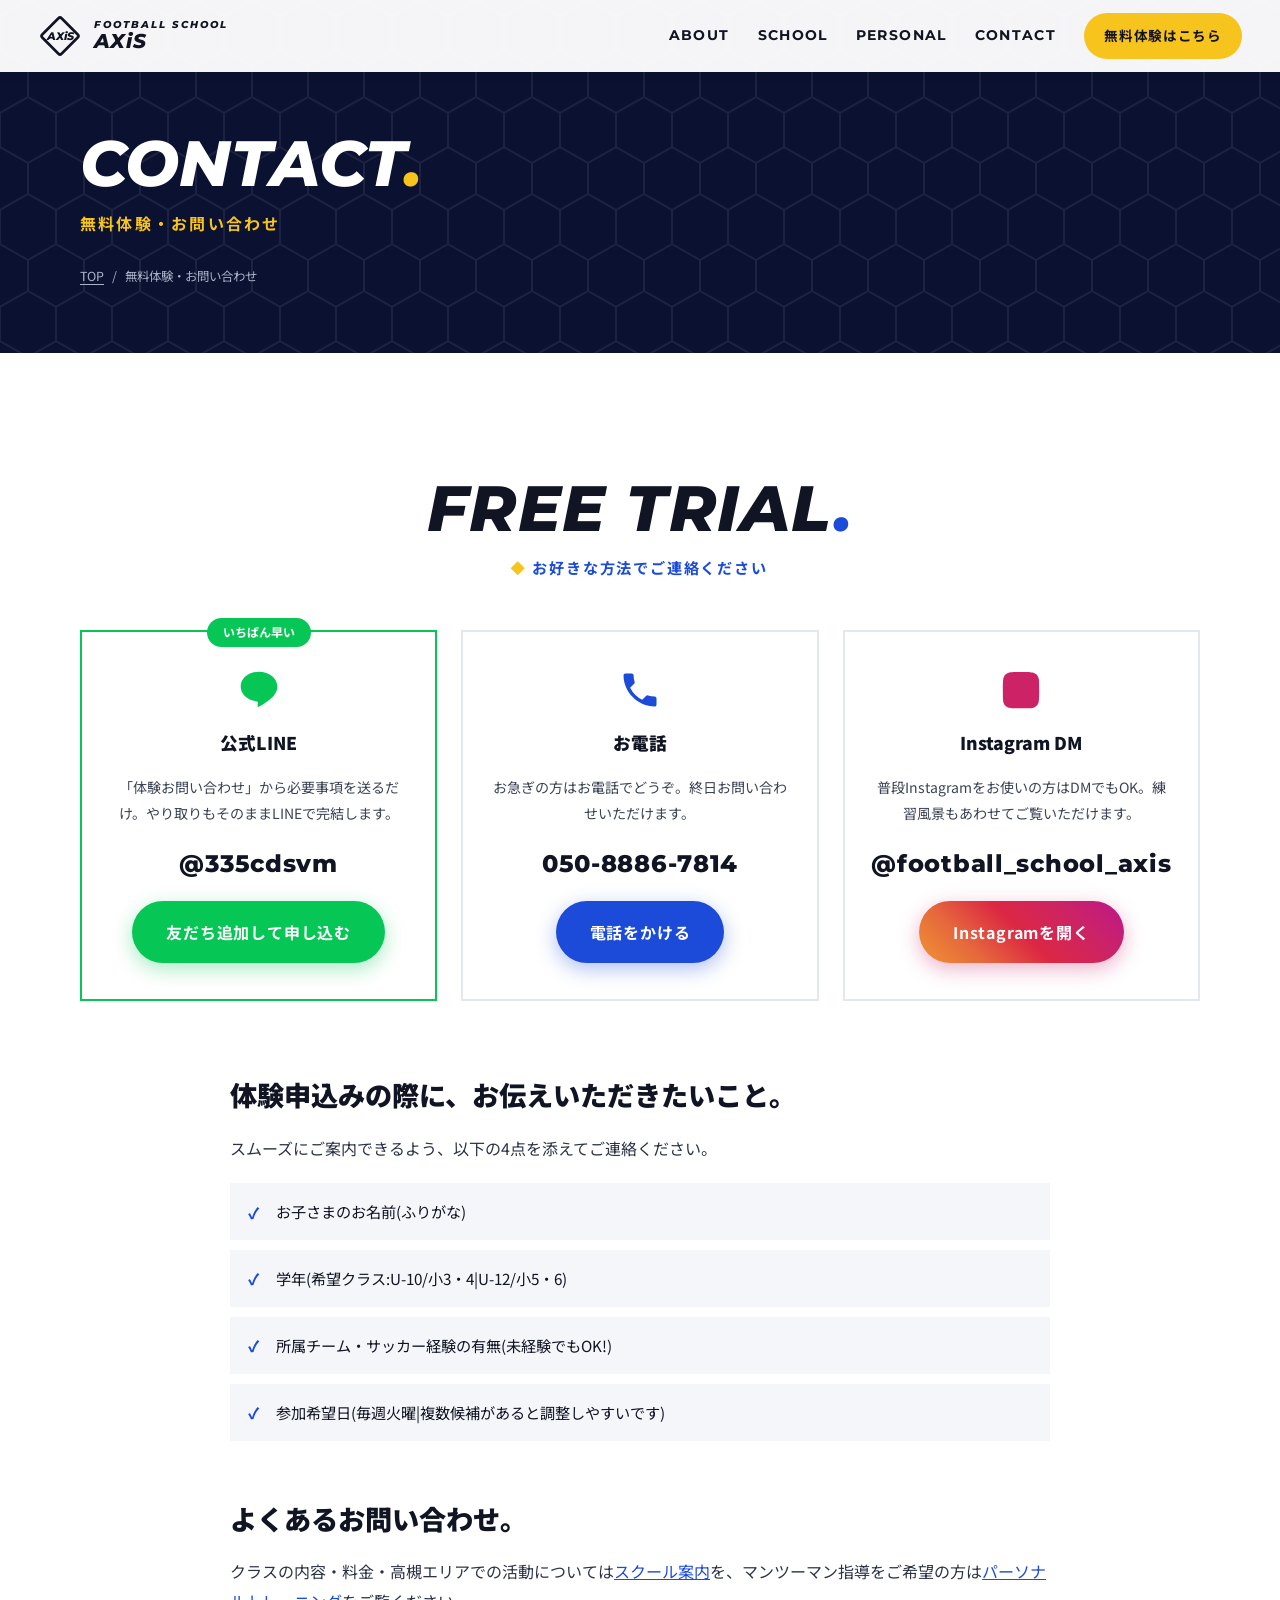
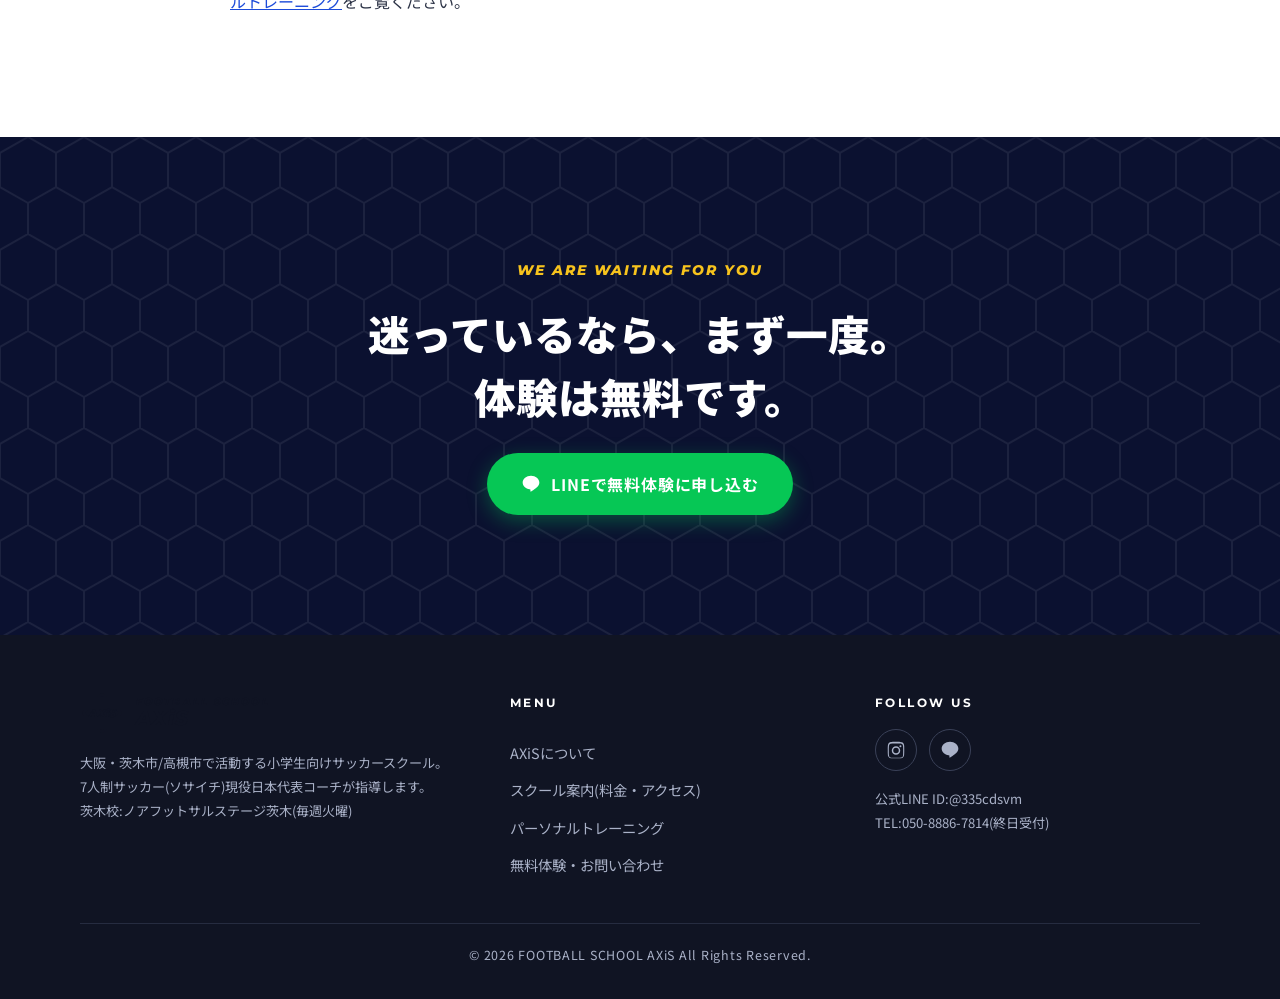
<file: contact.html>
<!DOCTYPE html>
<html lang="ja">
<head>
<meta charset="UTF-8">
<meta name="viewport" content="width=device-width, initial-scale=1.0">
<!-- TODO: 本番公開時にこのnoindexを削除 -->
<meta name="robots" content="noindex">
<title>無料体験・お問い合わせ|FOOTBALL SCHOOL AXiS|茨木市・高槻市のサッカースクール</title>
<meta name="description" content="FOOTBALL SCHOOL AXiSの無料体験申込み・お問い合わせ。公式LINE(@335cdsvm)がいちばん早くて確実です。お電話(050-8886-7814)・InstagramのDMでも受け付けています。">
<!-- TODO: 本番ドメイン確定後、og:url / canonical / JSON-LDのurlを実ドメインに置換 -->
<link rel="canonical" href="https://www.fs-axis.jp/contact.html">
<meta property="og:type" content="article">
<meta property="og:site_name" content="FOOTBALL SCHOOL AXiS">
<meta property="og:title" content="無料体験・お問い合わせ|FOOTBALL SCHOOL AXiS">
<meta property="og:description" content="無料体験のお申し込みは公式LINEから。お電話・Instagram DMでも受け付けています。">
<meta property="og:url" content="https://www.fs-axis.jp/contact.html">
<meta property="og:image" content="https://www.fs-axis.jp/assets/img/ogp.jpg">
<meta property="og:locale" content="ja_JP">
<meta name="twitter:card" content="summary_large_image">
<link rel="icon" href="data:image/svg+xml,%3Csvg xmlns='http://www.w3.org/2000/svg' viewBox='0 0 100 100'%3E%3Crect x='20' y='20' width='60' height='60' rx='6' transform='rotate(45 50 50)' fill='%231c4bd9'/%3E%3C/svg%3E">
<link rel="preconnect" href="https://fonts.googleapis.com">
<link rel="preconnect" href="https://fonts.gstatic.com" crossorigin>
<link rel="preload" as="style" href="https://fonts.googleapis.com/css2?family=Montserrat:ital,wght@0,700;0,800;1,700;1,800&family=Noto+Sans+JP:wght@400;700;900&display=swap">
<link rel="stylesheet" href="https://fonts.googleapis.com/css2?family=Montserrat:ital,wght@0,700;0,800;1,700;1,800&family=Noto+Sans+JP:wght@400;700;900&display=swap" media="print" onload="this.media='all'">
<noscript><link rel="stylesheet" href="https://fonts.googleapis.com/css2?family=Montserrat:ital,wght@0,700;0,800;1,700;1,800&family=Noto+Sans+JP:wght@400;700;900&display=swap"></noscript>
<link rel="stylesheet" href="assets/css/style.css">
</head>
<body class="subpage">

<header class="site-header">
  <div class="header-inner">
    <a class="brand" href="index.html">
      <svg class="brand-mark" viewBox="0 0 100 100" aria-hidden="true" focusable="false">
        <rect x="19" y="19" width="62" height="62" rx="5" transform="rotate(45 50 50)" fill="none" stroke="currentColor" stroke-width="6"/>
        <text x="50" y="59" text-anchor="middle" font-family="Montserrat, sans-serif" font-style="italic" font-weight="800" font-size="26" fill="currentColor">AXiS</text>
      </svg>
      <span class="brand-text">
        <span class="small">FOOTBALL SCHOOL</span>
        <span class="large">AXiS</span>
      </span>
    </a>
    <nav class="global-nav" aria-label="グローバルナビゲーション">
      <a class="nav-link" href="about.html">ABOUT</a>
      <a class="nav-link" href="school.html">SCHOOL</a>
      <a class="nav-link" href="personal.html">PERSONAL</a>
      <a class="nav-link" href="contact.html">CONTACT</a>
      <a class="btn-trial" href="contact.html">無料体験はこちら</a>
    </nav>
    <button class="menu-toggle" type="button" aria-expanded="false" aria-label="メニューを開閉する">
      <span></span><span></span><span></span>
    </button>
  </div>
</header>

<main>

  <div class="page-hero">
    <div class="wrap">
      <h1 class="en">Contact<span style="color:var(--yellow)">.</span></h1>
      <p class="jp">無料体験・お問い合わせ</p>
      <nav class="breadcrumb" aria-label="パンくずリスト">
        <a href="index.html">TOP</a><span>/</span><span>無料体験・お問い合わせ</span>
      </nav>
    </div>
  </div>

  <section>
    <div class="wrap">
      <div class="sec-head center reveal">
        <h2 class="en">Free Trial<span class="dot">.</span></h2>
        <span class="jp">お好きな方法でご連絡ください</span>
      </div>
      <div class="contact-cards">
        <div class="contact-card recommend reveal">
          <svg width="44" height="44" viewBox="0 0 24 24" fill="#06c755" aria-hidden="true"><path d="M12 2C6.48 2 2 5.64 2 10.13c0 4.03 3.58 7.4 8.42 8.04.33.07.77.22.89.5.1.26.07.66.03.92l-.14.86c-.04.26-.2 1 .88.55 1.08-.46 5.84-3.44 7.97-5.89C21.5 13.44 22 11.86 22 10.13 22 5.64 17.52 2 12 2z"/></svg>
          <h3>公式LINE</h3>
          <p>「体験お問い合わせ」から必要事項を送るだけ。やり取りもそのままLINEで完結します。</p>
          <p class="big">@335cdsvm</p>
          <a class="btn btn-line" href="https://line.me/R/ti/p/@335cdsvm" target="_blank" rel="noopener">友だち追加して申し込む</a>
        </div>
        <div class="contact-card reveal">
          <svg width="44" height="44" viewBox="0 0 24 24" fill="var(--blue)" aria-hidden="true"><path d="M6.62 10.79a15.05 15.05 0 0 0 6.59 6.59l2.2-2.2a1 1 0 0 1 1.02-.24c1.12.37 2.33.57 3.57.57a1 1 0 0 1 1 1V20a1 1 0 0 1-1 1C10.85 21 3 13.15 3 4a1 1 0 0 1 1-1h3.5a1 1 0 0 1 1 1c0 1.24.2 2.45.57 3.57a1 1 0 0 1-.25 1.02l-2.2 2.2z"/></svg>
          <h3>お電話</h3>
          <p>お急ぎの方はお電話でどうぞ。終日お問い合わせいただけます。</p>
          <p class="big"><a href="tel:05088867814">050-8886-7814</a></p>
          <a class="btn btn-primary" href="tel:05088867814">電話をかける</a>
        </div>
        <div class="contact-card reveal">
          <svg width="44" height="44" viewBox="0 0 24 24" fill="#cc2366" aria-hidden="true"><path d="M12 2.2c3.2 0 3.6 0 4.9.1 1.2.1 1.8.2 2.2.4.6.2 1 .5 1.4.9.4.4.7.8.9 1.4.2.4.4 1 .4 2.2.1 1.3.1 1.7.1 4.9s0 3.6-.1 4.9c-.1 1.2-.2 1.8-.4 2.2-.2.6-.5 1-.9 1.4-.4.4-.8.7-1.4.9-.4.2-1 .4-2.2.4-1.3.1-1.7.1-4.9.1s-3.6 0-4.9-.1c-1.2-.1-1.8-.2-2.2-.4-.6-.2-1-.5-1.4-.9-.4-.4-.7-.8-.9-1.4-.2-.4-.4-1-.4-2.2-.1-1.3-.1-1.7-.1-4.9s0-3.6.1-4.9c.1-1.2.2-1.8.4-2.2.2-.6.5-1 .9-1.4.4-.4.8-.7 1.4-.9.4-.2 1-.4 2.2-.4 1.3-.1 1.7-.1 4.9-.1zm0 5.4a5.1 5.1 0 1 1 0 10.2 5.1 5.1 0 0 1 0-10.2zm0 8.4a3.3 3.3 0 1 0 0-6.6 3.3 3.3 0 0 0 0 6.6zm6.5-8.6a1.2 1.2 0 1 1-2.4 0 1.2 1.2 0 0 1 2.4 0z"/></svg>
          <h3>Instagram DM</h3>
          <p>普段Instagramをお使いの方はDMでもOK。練習風景もあわせてご覧いただけます。</p>
          <p class="big">@football_school_axis</p>
          <a class="btn btn-ig" href="https://www.instagram.com/football_school_axis/" target="_blank" rel="noopener">Instagramを開く</a>
        </div>
      </div>

      <div class="wrap-narrow" style="margin-top:72px;">
        <div class="lead-block reveal">
          <h2>体験申込みの際に、お伝えいただきたいこと。</h2>
          <p>スムーズにご案内できるよう、以下の4点を添えてご連絡ください。</p>
          <ul class="checklist">
            <li>お子さまのお名前(ふりがな)</li>
            <li>学年(希望クラス:U-10/小3・4|U-12/小5・6)</li>
            <li>所属チーム・サッカー経験の有無(未経験でもOK!)</li>
            <li>参加希望日(毎週火曜|複数候補があると調整しやすいです)</li>
          </ul>
        </div>
        <div class="lead-block reveal">
          <h2>よくあるお問い合わせ。</h2>
          <p>クラスの内容・料金・高槻エリアでの活動については<a href="school.html" style="color:var(--blue);text-decoration:underline;">スクール案内</a>を、マンツーマン指導をご希望の方は<a href="personal.html" style="color:var(--blue);text-decoration:underline;">パーソナルトレーニング</a>をご覧ください。</p>
        </div>
      </div>
    </div>
  </section>

  <section class="cta-final">
    <div class="wrap reveal">
      <p class="en-shout">We are waiting for you</p>
      <h2>迷っているなら、まず一度。<br>体験は無料です。</h2>
      <div class="cta-buttons">
        <a class="btn btn-line" href="https://line.me/R/ti/p/@335cdsvm" target="_blank" rel="noopener">
          <svg width="20" height="20" viewBox="0 0 24 24" fill="currentColor" aria-hidden="true"><path d="M12 2C6.48 2 2 5.64 2 10.13c0 4.03 3.58 7.4 8.42 8.04.33.07.77.22.89.5.1.26.07.66.03.92l-.14.86c-.04.26-.2 1 .88.55 1.08-.46 5.84-3.44 7.97-5.89C21.5 13.44 22 11.86 22 10.13 22 5.64 17.52 2 12 2z"/></svg>
          LINEで無料体験に申し込む
        </a>
      </div>
    </div>
  </section>

</main>

<footer class="site-footer">
  <div class="wrap footer-grid">
    <div>
      <a class="brand" href="index.html">
        <svg class="brand-mark" viewBox="0 0 100 100" aria-hidden="true" focusable="false">
          <rect x="19" y="19" width="62" height="62" rx="5" transform="rotate(45 50 50)" fill="none" stroke="currentColor" stroke-width="6"/>
          <text x="50" y="59" text-anchor="middle" font-family="Montserrat, sans-serif" font-style="italic" font-weight="800" font-size="26" fill="currentColor">AXiS</text>
        </svg>
        <span class="brand-text">
          <span class="small">FOOTBALL SCHOOL</span>
          <span class="large">AXiS</span>
        </span>
      </a>
      <p class="footer-note">大阪・茨木市/高槻市で活動する小学生向けサッカースクール。<br>7人制サッカー(ソサイチ)現役日本代表コーチが指導します。<br>茨木校:ノアフットサルステージ茨木(毎週火曜)</p>
    </div>
    <nav class="footer-nav" aria-label="フッターナビゲーション">
      <p class="footer-head">Menu</p>
      <a href="about.html">AXiSについて</a>
      <a href="school.html">スクール案内(料金・アクセス)</a>
      <a href="personal.html">パーソナルトレーニング</a>
      <a href="contact.html">無料体験・お問い合わせ</a>
    </nav>
    <div>
      <p class="footer-head">Follow us</p>
      <div class="footer-sns">
        <a href="https://www.instagram.com/football_school_axis/" target="_blank" rel="noopener" aria-label="Instagram">
          <svg width="20" height="20" viewBox="0 0 24 24" fill="currentColor" aria-hidden="true"><path d="M12 2.2c3.2 0 3.6 0 4.9.1 1.2.1 1.8.2 2.2.4.6.2 1 .5 1.4.9.4.4.7.8.9 1.4.2.4.4 1 .4 2.2.1 1.3.1 1.7.1 4.9s0 3.6-.1 4.9c-.1 1.2-.2 1.8-.4 2.2-.2.6-.5 1-.9 1.4-.4.4-.8.7-1.4.9-.4.2-1 .4-2.2.4-1.3.1-1.7.1-4.9.1s-3.6 0-4.9-.1c-1.2-.1-1.8-.2-2.2-.4-.6-.2-1-.5-1.4-.9-.4-.4-.7-.8-.9-1.4-.2-.4-.4-1-.4-2.2-.1-1.3-.1-1.7-.1-4.9s0-3.6.1-4.9c.1-1.2.2-1.8.4-2.2.2-.6.5-1 .9-1.4.4-.4.8-.7 1.4-.9.4-.2 1-.4 2.2-.4 1.3-.1 1.7-.1 4.9-.1zm0 2c-3.1 0-3.5 0-4.8.1-1.1.1-1.5.2-1.8.3-.4.2-.7.3-1 .6-.3.3-.5.6-.6 1-.1.3-.3.7-.3 1.8-.1 1.3-.1 1.7-.1 4.8s0 3.5.1 4.8c.1 1.1.2 1.5.3 1.8.2.4.3.7.6 1 .3.3.6.5 1 .6.3.1.7.3 1.8.3 1.3.1 1.7.1 4.8.1s3.5 0 4.8-.1c1.1-.1 1.5-.2 1.8-.3.4-.2.7-.3 1-.6.3-.3.5-.6.6-1 .1-.3.3-.7.3-1.8.1-1.3.1-1.7.1-4.8s0-3.5-.1-4.8c-.1-1.1-.2-1.5-.3-1.8-.2-.4-.3-.7-.6-1-.3-.3-.6-.5-1-.6-.3-.1-.7-.3-1.8-.3-1.3-.1-1.7-.1-4.8-.1zm0 3.4a5.1 5.1 0 1 1 0 10.2 5.1 5.1 0 0 1 0-10.2zm0 8.4a3.3 3.3 0 1 0 0-6.6 3.3 3.3 0 0 0 0 6.6zm6.5-8.6a1.2 1.2 0 1 1-2.4 0 1.2 1.2 0 0 1 2.4 0z"/></svg>
        </a>
        <a href="https://line.me/R/ti/p/@335cdsvm" target="_blank" rel="noopener" aria-label="LINE公式アカウント">
          <svg width="20" height="20" viewBox="0 0 24 24" fill="currentColor" aria-hidden="true"><path d="M12 2C6.48 2 2 5.64 2 10.13c0 4.03 3.58 7.4 8.42 8.04.33.07.77.22.89.5.1.26.07.66.03.92l-.14.86c-.04.26-.2 1 .88.55 1.08-.46 5.84-3.44 7.97-5.89C21.5 13.44 22 11.86 22 10.13 22 5.64 17.52 2 12 2z"/></svg>
        </a>
      </div>
      <p class="footer-note">公式LINE ID:@335cdsvm<br>TEL:050-8886-7814(終日受付)</p>
    </div>
  </div>
  <p class="copyright wrap">© 2026 FOOTBALL SCHOOL AXiS All Rights Reserved.</p>
</footer>

<script src="assets/js/main.js" defer></script>
</body>
</html>
</file>
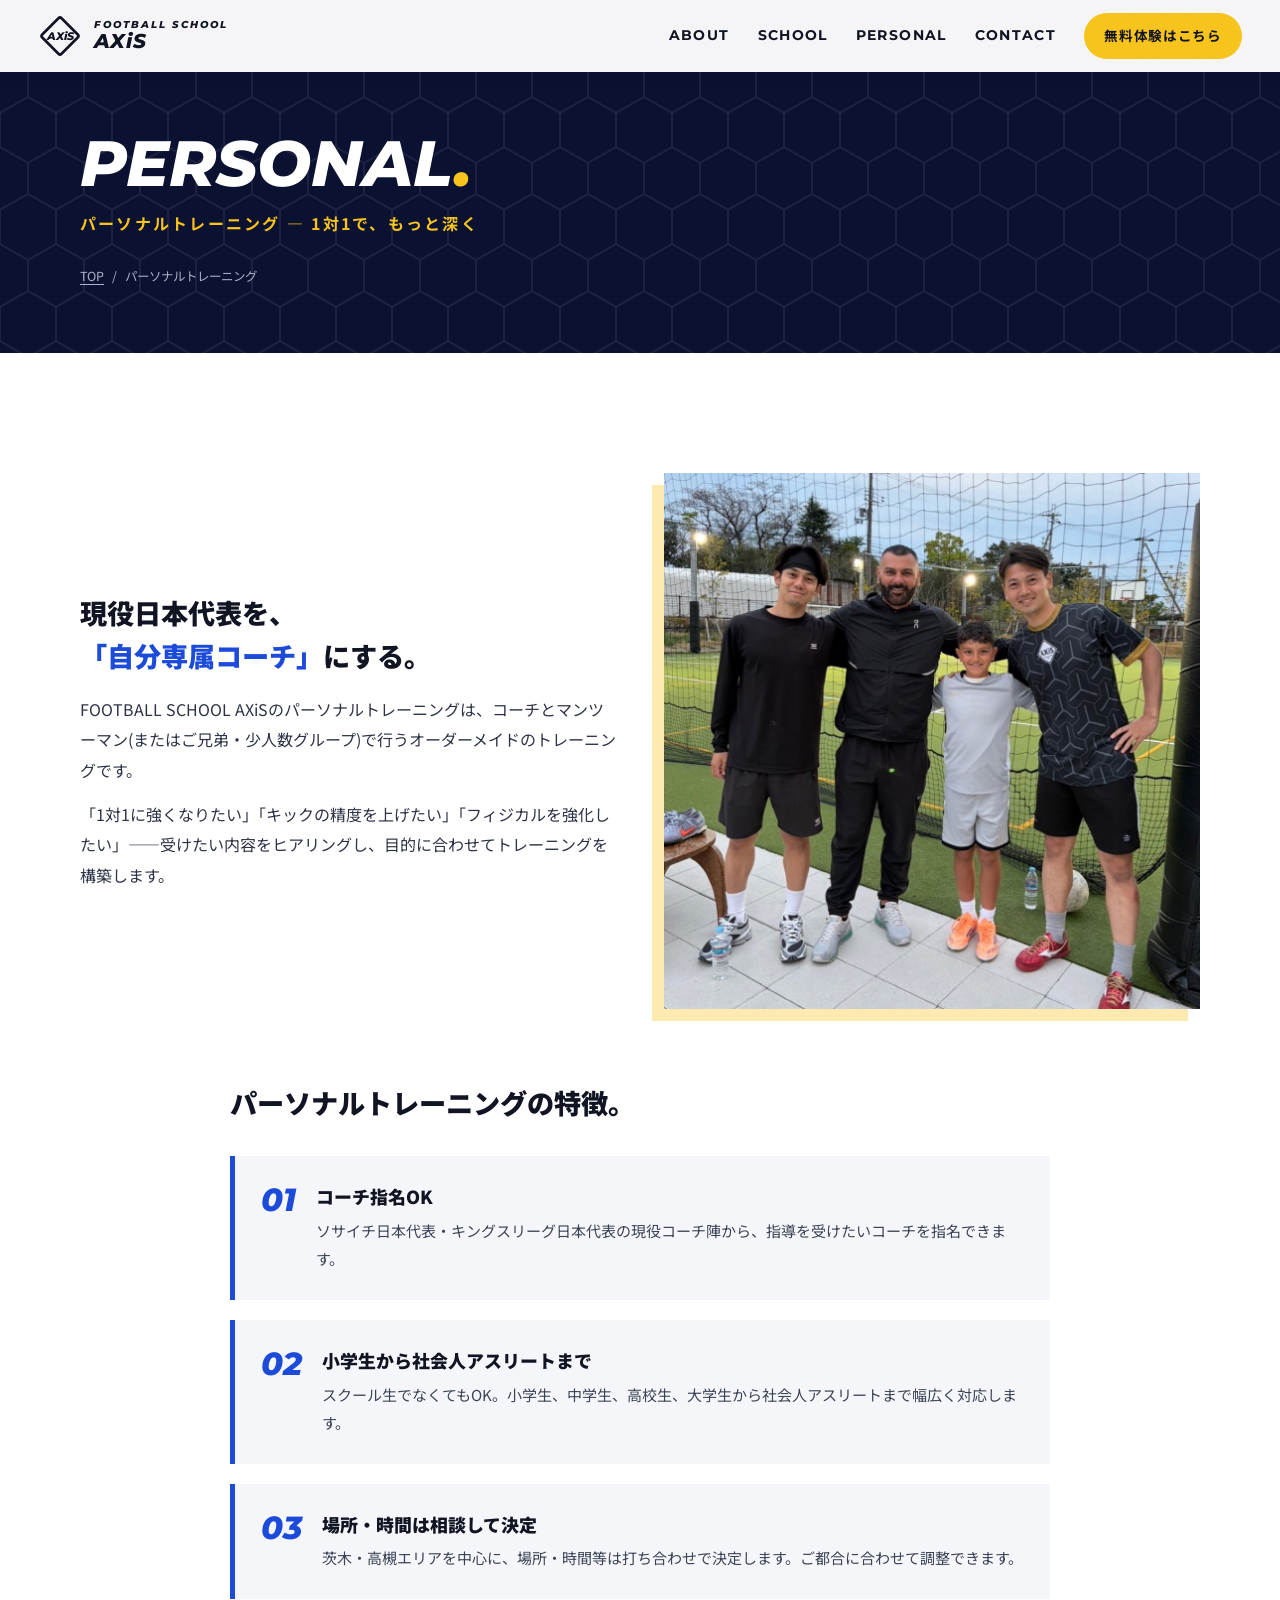
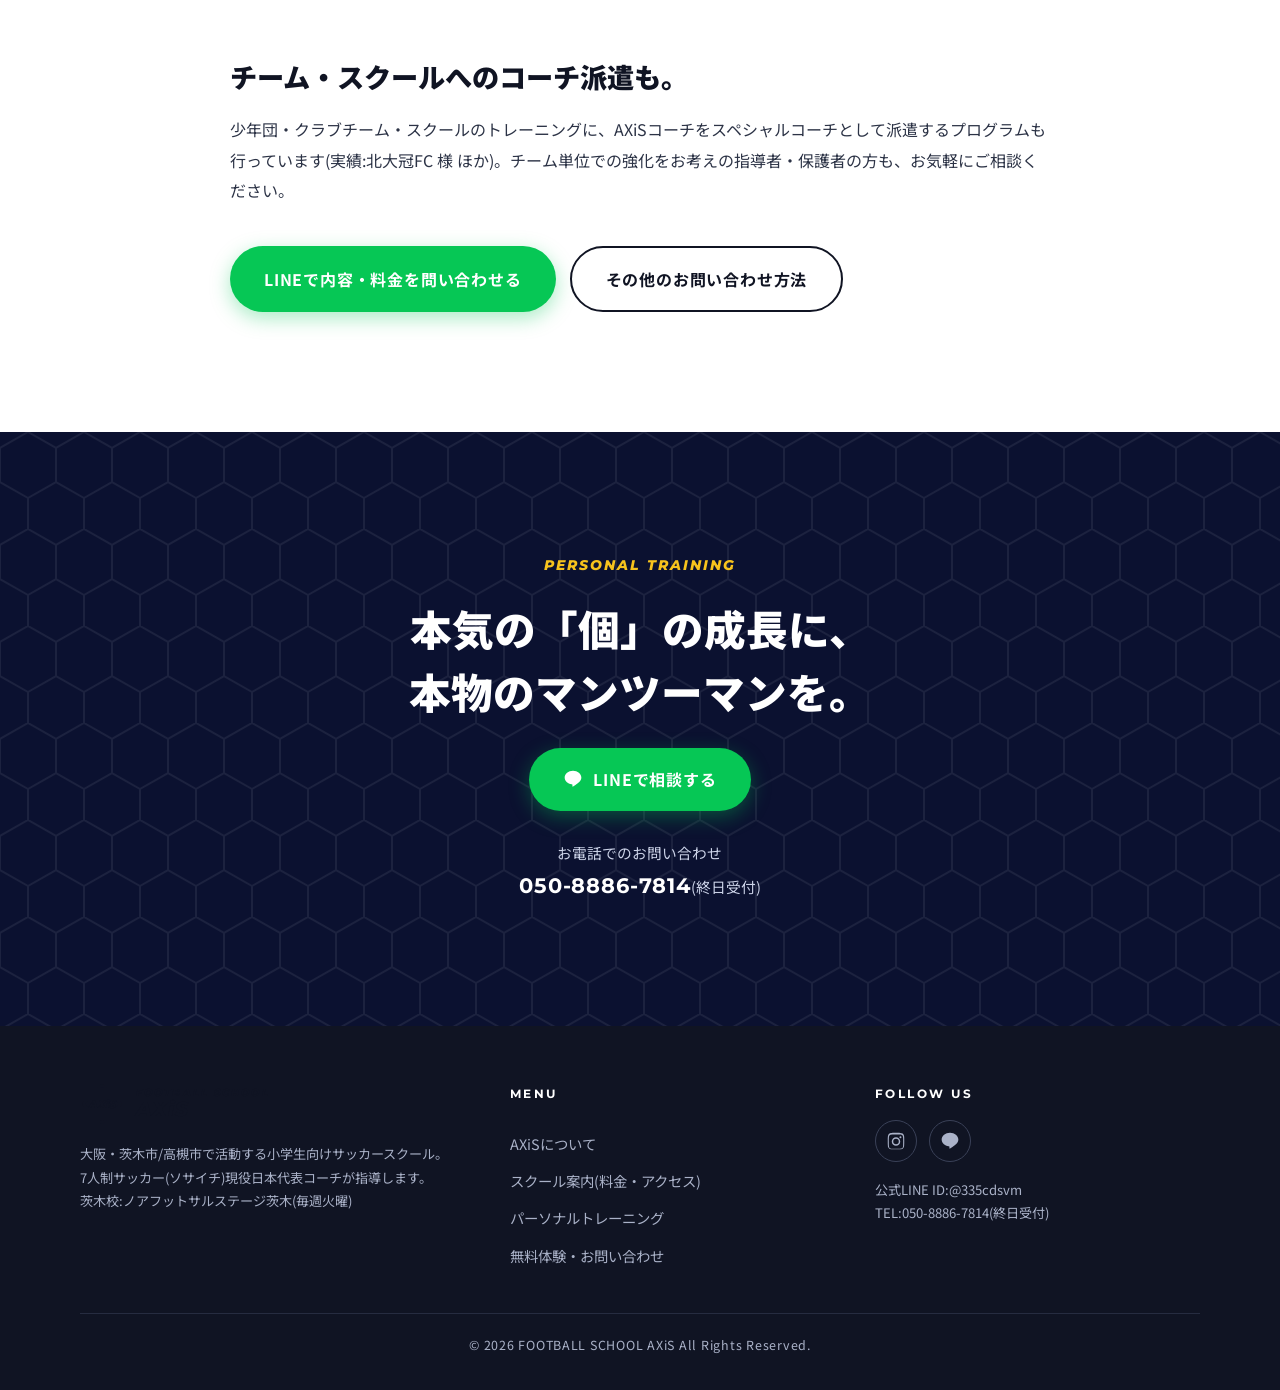
<file: personal.html>
<!DOCTYPE html>
<html lang="ja">
<head>
<meta charset="UTF-8">
<meta name="viewport" content="width=device-width, initial-scale=1.0">
<!-- TODO: 本番公開時にこのnoindexを削除 -->
<meta name="robots" content="noindex">
<title>パーソナルトレーニング|FOOTBALL SCHOOL AXiS|茨木市・高槻市のサッカースクール</title>
<meta name="description" content="FOOTBALL SCHOOL AXiSのパーソナルトレーニング。現役ソサイチ日本代表コーチを指名して、1対1のオーダーメイドトレーニング。小学生から中学生・高校生・大学生・社会人アスリートまで対応。場所・時間は相談OK。">
<!-- TODO: 本番ドメイン確定後、og:url / canonical / JSON-LDのurlを実ドメインに置換 -->
<link rel="canonical" href="https://www.fs-axis.jp/personal.html">
<meta property="og:type" content="article">
<meta property="og:site_name" content="FOOTBALL SCHOOL AXiS">
<meta property="og:title" content="パーソナルトレーニング|FOOTBALL SCHOOL AXiS">
<meta property="og:description" content="現役ソサイチ日本代表コーチを指名して、1対1のオーダーメイドトレーニング。小学生から社会人アスリートまで。">
<meta property="og:url" content="https://www.fs-axis.jp/personal.html">
<meta property="og:image" content="https://www.fs-axis.jp/assets/img/ogp.jpg">
<meta property="og:locale" content="ja_JP">
<meta name="twitter:card" content="summary_large_image">
<link rel="icon" href="data:image/svg+xml,%3Csvg xmlns='http://www.w3.org/2000/svg' viewBox='0 0 100 100'%3E%3Crect x='20' y='20' width='60' height='60' rx='6' transform='rotate(45 50 50)' fill='%231c4bd9'/%3E%3C/svg%3E">
<link rel="preconnect" href="https://fonts.googleapis.com">
<link rel="preconnect" href="https://fonts.gstatic.com" crossorigin>
<link rel="preload" as="style" href="https://fonts.googleapis.com/css2?family=Montserrat:ital,wght@0,700;0,800;1,700;1,800&family=Noto+Sans+JP:wght@400;700;900&display=swap">
<link rel="stylesheet" href="https://fonts.googleapis.com/css2?family=Montserrat:ital,wght@0,700;0,800;1,700;1,800&family=Noto+Sans+JP:wght@400;700;900&display=swap" media="print" onload="this.media='all'">
<noscript><link rel="stylesheet" href="https://fonts.googleapis.com/css2?family=Montserrat:ital,wght@0,700;0,800;1,700;1,800&family=Noto+Sans+JP:wght@400;700;900&display=swap"></noscript>
<link rel="stylesheet" href="assets/css/style.css">
</head>
<body class="subpage">

<header class="site-header">
  <div class="header-inner">
    <a class="brand" href="index.html">
      <svg class="brand-mark" viewBox="0 0 100 100" aria-hidden="true" focusable="false">
        <rect x="19" y="19" width="62" height="62" rx="5" transform="rotate(45 50 50)" fill="none" stroke="currentColor" stroke-width="6"/>
        <text x="50" y="59" text-anchor="middle" font-family="Montserrat, sans-serif" font-style="italic" font-weight="800" font-size="26" fill="currentColor">AXiS</text>
      </svg>
      <span class="brand-text">
        <span class="small">FOOTBALL SCHOOL</span>
        <span class="large">AXiS</span>
      </span>
    </a>
    <nav class="global-nav" aria-label="グローバルナビゲーション">
      <a class="nav-link" href="about.html">ABOUT</a>
      <a class="nav-link" href="school.html">SCHOOL</a>
      <a class="nav-link" href="personal.html">PERSONAL</a>
      <a class="nav-link" href="contact.html">CONTACT</a>
      <a class="btn-trial" href="contact.html">無料体験はこちら</a>
    </nav>
    <button class="menu-toggle" type="button" aria-expanded="false" aria-label="メニューを開閉する">
      <span></span><span></span><span></span>
    </button>
  </div>
</header>

<main>

  <div class="page-hero">
    <div class="wrap">
      <h1 class="en">Personal<span style="color:var(--yellow)">.</span></h1>
      <p class="jp">パーソナルトレーニング — 1対1で、もっと深く</p>
      <nav class="breadcrumb" aria-label="パンくずリスト">
        <a href="index.html">TOP</a><span>/</span><span>パーソナルトレーニング</span>
      </nav>
    </div>
  </div>

  <section>
    <div class="wrap split">
      <div class="reveal">
        <div class="lead-block">
          <h2>現役日本代表を、<br><span class="accent">「自分専属コーチ」</span>にする。</h2>
          <p>FOOTBALL SCHOOL AXiSのパーソナルトレーニングは、コーチとマンツーマン(またはご兄弟・少人数グループ)で行うオーダーメイドのトレーニングです。</p>
          <p>「1対1に強くなりたい」「キックの精度を上げたい」「フィジカルを強化したい」——受けたい内容をヒアリングし、目的に合わせてトレーニングを構築します。</p>
        </div>
      </div>
      <div class="reveal">
        <img class="split-photo" src="assets/img/personal-training.jpg" width="1080" height="1080" alt="パーソナルトレーニングを受けた選手とAXiSコーチの記念写真" loading="lazy">
      </div>
    </div>
    <div class="wrap-narrow" style="margin-top:72px;">
      <div class="lead-block reveal">
        <h2>パーソナルトレーニングの特徴。</h2>
        <div class="pillars">
          <div class="pillar">
            <p class="p-num">01</p>
            <div>
              <h3>コーチ指名OK</h3>
              <p>ソサイチ日本代表・キングスリーグ日本代表の現役コーチ陣から、指導を受けたいコーチを指名できます。</p>
            </div>
          </div>
          <div class="pillar">
            <p class="p-num">02</p>
            <div>
              <h3>小学生から社会人アスリートまで</h3>
              <p>スクール生でなくてもOK。小学生、中学生、高校生、大学生から社会人アスリートまで幅広く対応します。</p>
            </div>
          </div>
          <div class="pillar">
            <p class="p-num">03</p>
            <div>
              <h3>場所・時間は相談して決定</h3>
              <p>茨木・高槻エリアを中心に、場所・時間等は打ち合わせで決定します。ご都合に合わせて調整できます。</p>
            </div>
          </div>
        </div>
      </div>
      <div class="lead-block reveal">
        <h2>チーム・スクールへのコーチ派遣も。</h2>
        <p>少年団・クラブチーム・スクールのトレーニングに、AXiSコーチをスペシャルコーチとして派遣するプログラムも行っています(実績:北大冠FC 様 ほか)。チーム単位での強化をお考えの指導者・保護者の方も、お気軽にご相談ください。</p>
      </div>
      <div class="reveal" style="margin-top:40px;display:flex;flex-wrap:wrap;gap:14px;">
        <a class="btn btn-line" href="https://line.me/R/ti/p/@335cdsvm" target="_blank" rel="noopener">LINEで内容・料金を問い合わせる</a>
        <a class="btn btn-ghost" href="contact.html" style="color:var(--ink);">その他のお問い合わせ方法</a>
      </div>
    </div>
  </section>

  <section class="cta-final">
    <div class="wrap reveal">
      <p class="en-shout">Personal Training</p>
      <h2>本気の「個」の成長に、<br>本物のマンツーマンを。</h2>
      <div class="cta-buttons">
        <a class="btn btn-line" href="https://line.me/R/ti/p/@335cdsvm" target="_blank" rel="noopener">
          <svg width="20" height="20" viewBox="0 0 24 24" fill="currentColor" aria-hidden="true"><path d="M12 2C6.48 2 2 5.64 2 10.13c0 4.03 3.58 7.4 8.42 8.04.33.07.77.22.89.5.1.26.07.66.03.92l-.14.86c-.04.26-.2 1 .88.55 1.08-.46 5.84-3.44 7.97-5.89C21.5 13.44 22 11.86 22 10.13 22 5.64 17.52 2 12 2z"/></svg>
          LINEで相談する
        </a>
      </div>
      <p class="tel">お電話でのお問い合わせ<br><strong>050-8886-7814</strong>(終日受付)</p>
    </div>
  </section>

</main>

<footer class="site-footer">
  <div class="wrap footer-grid">
    <div>
      <a class="brand" href="index.html">
        <svg class="brand-mark" viewBox="0 0 100 100" aria-hidden="true" focusable="false">
          <rect x="19" y="19" width="62" height="62" rx="5" transform="rotate(45 50 50)" fill="none" stroke="currentColor" stroke-width="6"/>
          <text x="50" y="59" text-anchor="middle" font-family="Montserrat, sans-serif" font-style="italic" font-weight="800" font-size="26" fill="currentColor">AXiS</text>
        </svg>
        <span class="brand-text">
          <span class="small">FOOTBALL SCHOOL</span>
          <span class="large">AXiS</span>
        </span>
      </a>
      <p class="footer-note">大阪・茨木市/高槻市で活動する小学生向けサッカースクール。<br>7人制サッカー(ソサイチ)現役日本代表コーチが指導します。<br>茨木校:ノアフットサルステージ茨木(毎週火曜)</p>
    </div>
    <nav class="footer-nav" aria-label="フッターナビゲーション">
      <p class="footer-head">Menu</p>
      <a href="about.html">AXiSについて</a>
      <a href="school.html">スクール案内(料金・アクセス)</a>
      <a href="personal.html">パーソナルトレーニング</a>
      <a href="contact.html">無料体験・お問い合わせ</a>
    </nav>
    <div>
      <p class="footer-head">Follow us</p>
      <div class="footer-sns">
        <a href="https://www.instagram.com/football_school_axis/" target="_blank" rel="noopener" aria-label="Instagram">
          <svg width="20" height="20" viewBox="0 0 24 24" fill="currentColor" aria-hidden="true"><path d="M12 2.2c3.2 0 3.6 0 4.9.1 1.2.1 1.8.2 2.2.4.6.2 1 .5 1.4.9.4.4.7.8.9 1.4.2.4.4 1 .4 2.2.1 1.3.1 1.7.1 4.9s0 3.6-.1 4.9c-.1 1.2-.2 1.8-.4 2.2-.2.6-.5 1-.9 1.4-.4.4-.8.7-1.4.9-.4.2-1 .4-2.2.4-1.3.1-1.7.1-4.9.1s-3.6 0-4.9-.1c-1.2-.1-1.8-.2-2.2-.4-.6-.2-1-.5-1.4-.9-.4-.4-.7-.8-.9-1.4-.2-.4-.4-1-.4-2.2-.1-1.3-.1-1.7-.1-4.9s0-3.6.1-4.9c.1-1.2.2-1.8.4-2.2.2-.6.5-1 .9-1.4.4-.4.8-.7 1.4-.9.4-.2 1-.4 2.2-.4 1.3-.1 1.7-.1 4.9-.1zm0 2c-3.1 0-3.5 0-4.8.1-1.1.1-1.5.2-1.8.3-.4.2-.7.3-1 .6-.3.3-.5.6-.6 1-.1.3-.3.7-.3 1.8-.1 1.3-.1 1.7-.1 4.8s0 3.5.1 4.8c.1 1.1.2 1.5.3 1.8.2.4.3.7.6 1 .3.3.6.5 1 .6.3.1.7.3 1.8.3 1.3.1 1.7.1 4.8.1s3.5 0 4.8-.1c1.1-.1 1.5-.2 1.8-.3.4-.2.7-.3 1-.6.3-.3.5-.6.6-1 .1-.3.3-.7.3-1.8.1-1.3.1-1.7.1-4.8s0-3.5-.1-4.8c-.1-1.1-.2-1.5-.3-1.8-.2-.4-.3-.7-.6-1-.3-.3-.6-.5-1-.6-.3-.1-.7-.3-1.8-.3-1.3-.1-1.7-.1-4.8-.1zm0 3.4a5.1 5.1 0 1 1 0 10.2 5.1 5.1 0 0 1 0-10.2zm0 8.4a3.3 3.3 0 1 0 0-6.6 3.3 3.3 0 0 0 0 6.6zm6.5-8.6a1.2 1.2 0 1 1-2.4 0 1.2 1.2 0 0 1 2.4 0z"/></svg>
        </a>
        <a href="https://line.me/R/ti/p/@335cdsvm" target="_blank" rel="noopener" aria-label="LINE公式アカウント">
          <svg width="20" height="20" viewBox="0 0 24 24" fill="currentColor" aria-hidden="true"><path d="M12 2C6.48 2 2 5.64 2 10.13c0 4.03 3.58 7.4 8.42 8.04.33.07.77.22.89.5.1.26.07.66.03.92l-.14.86c-.04.26-.2 1 .88.55 1.08-.46 5.84-3.44 7.97-5.89C21.5 13.44 22 11.86 22 10.13 22 5.64 17.52 2 12 2z"/></svg>
        </a>
      </div>
      <p class="footer-note">公式LINE ID:@335cdsvm<br>TEL:050-8886-7814(終日受付)</p>
    </div>
  </div>
  <p class="copyright wrap">© 2026 FOOTBALL SCHOOL AXiS All Rights Reserved.</p>
</footer>

<script src="assets/js/main.js" defer></script>
</body>
</html>
</file>
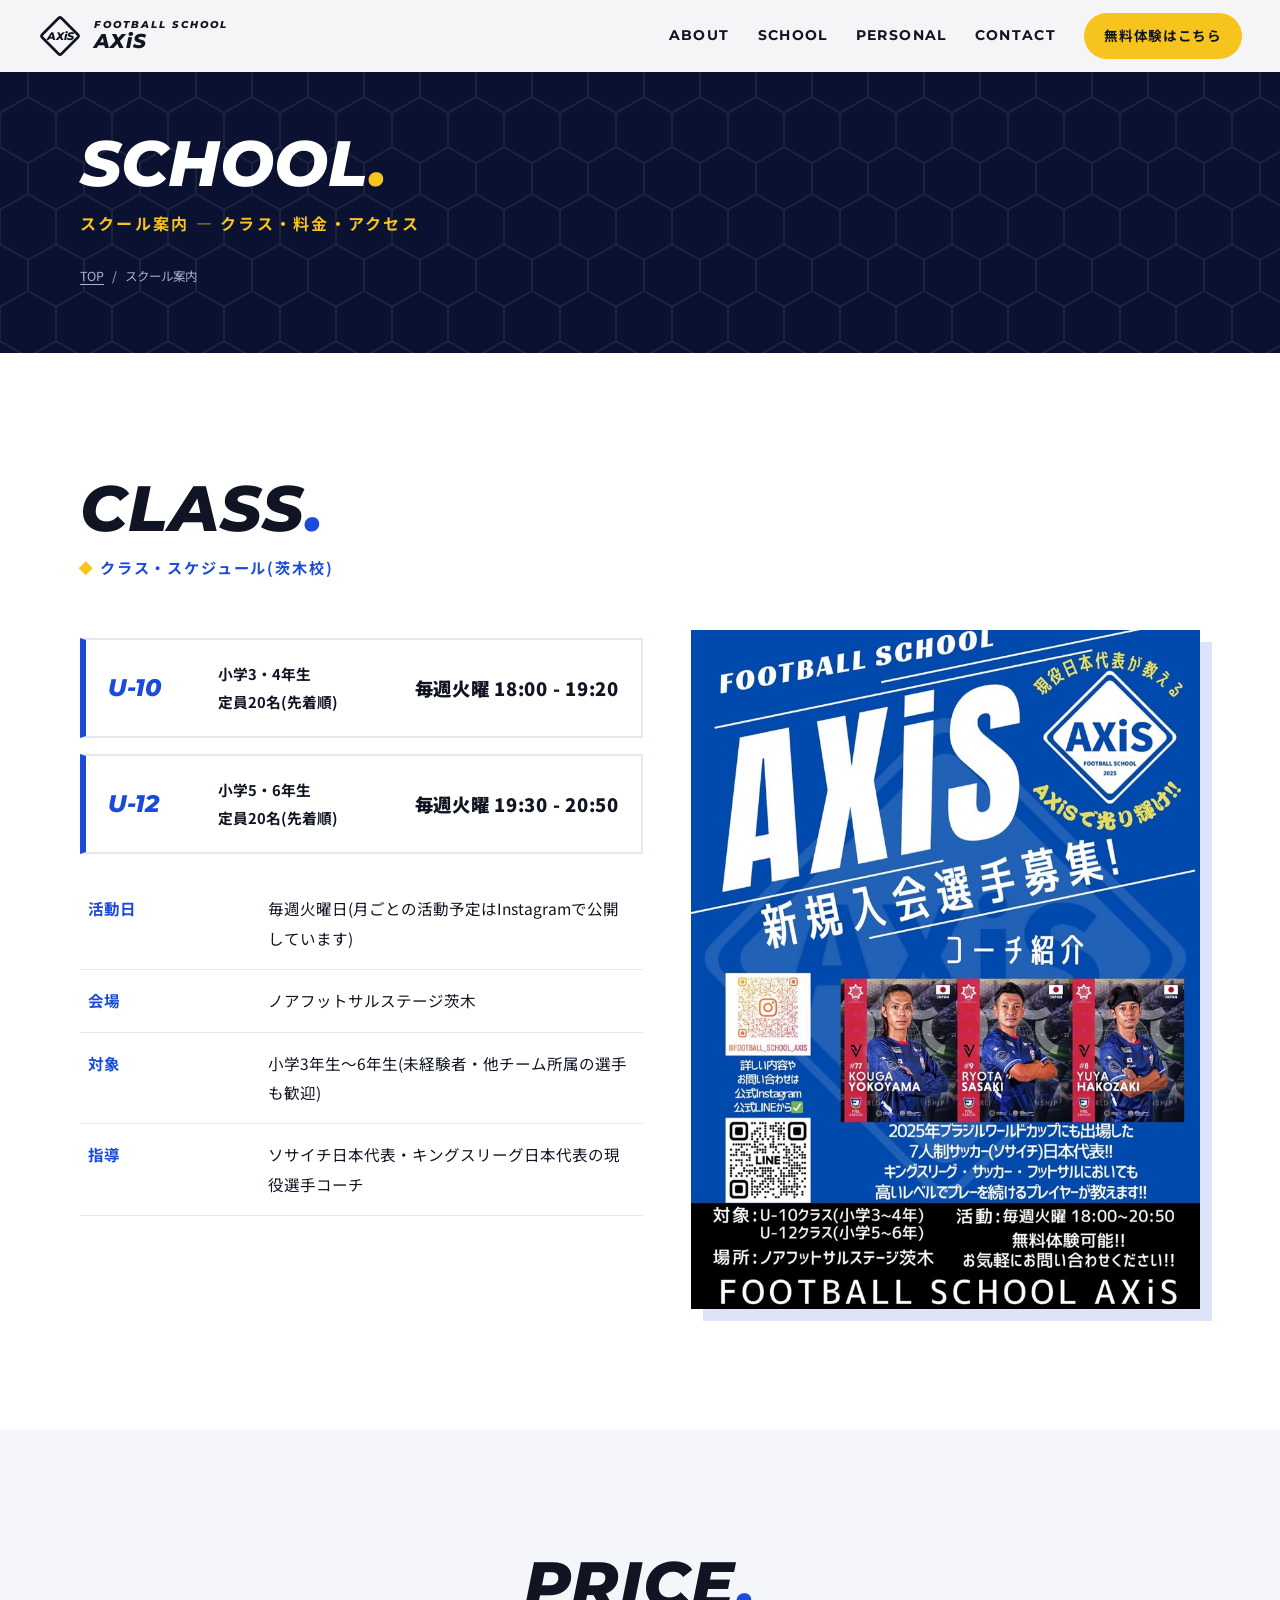
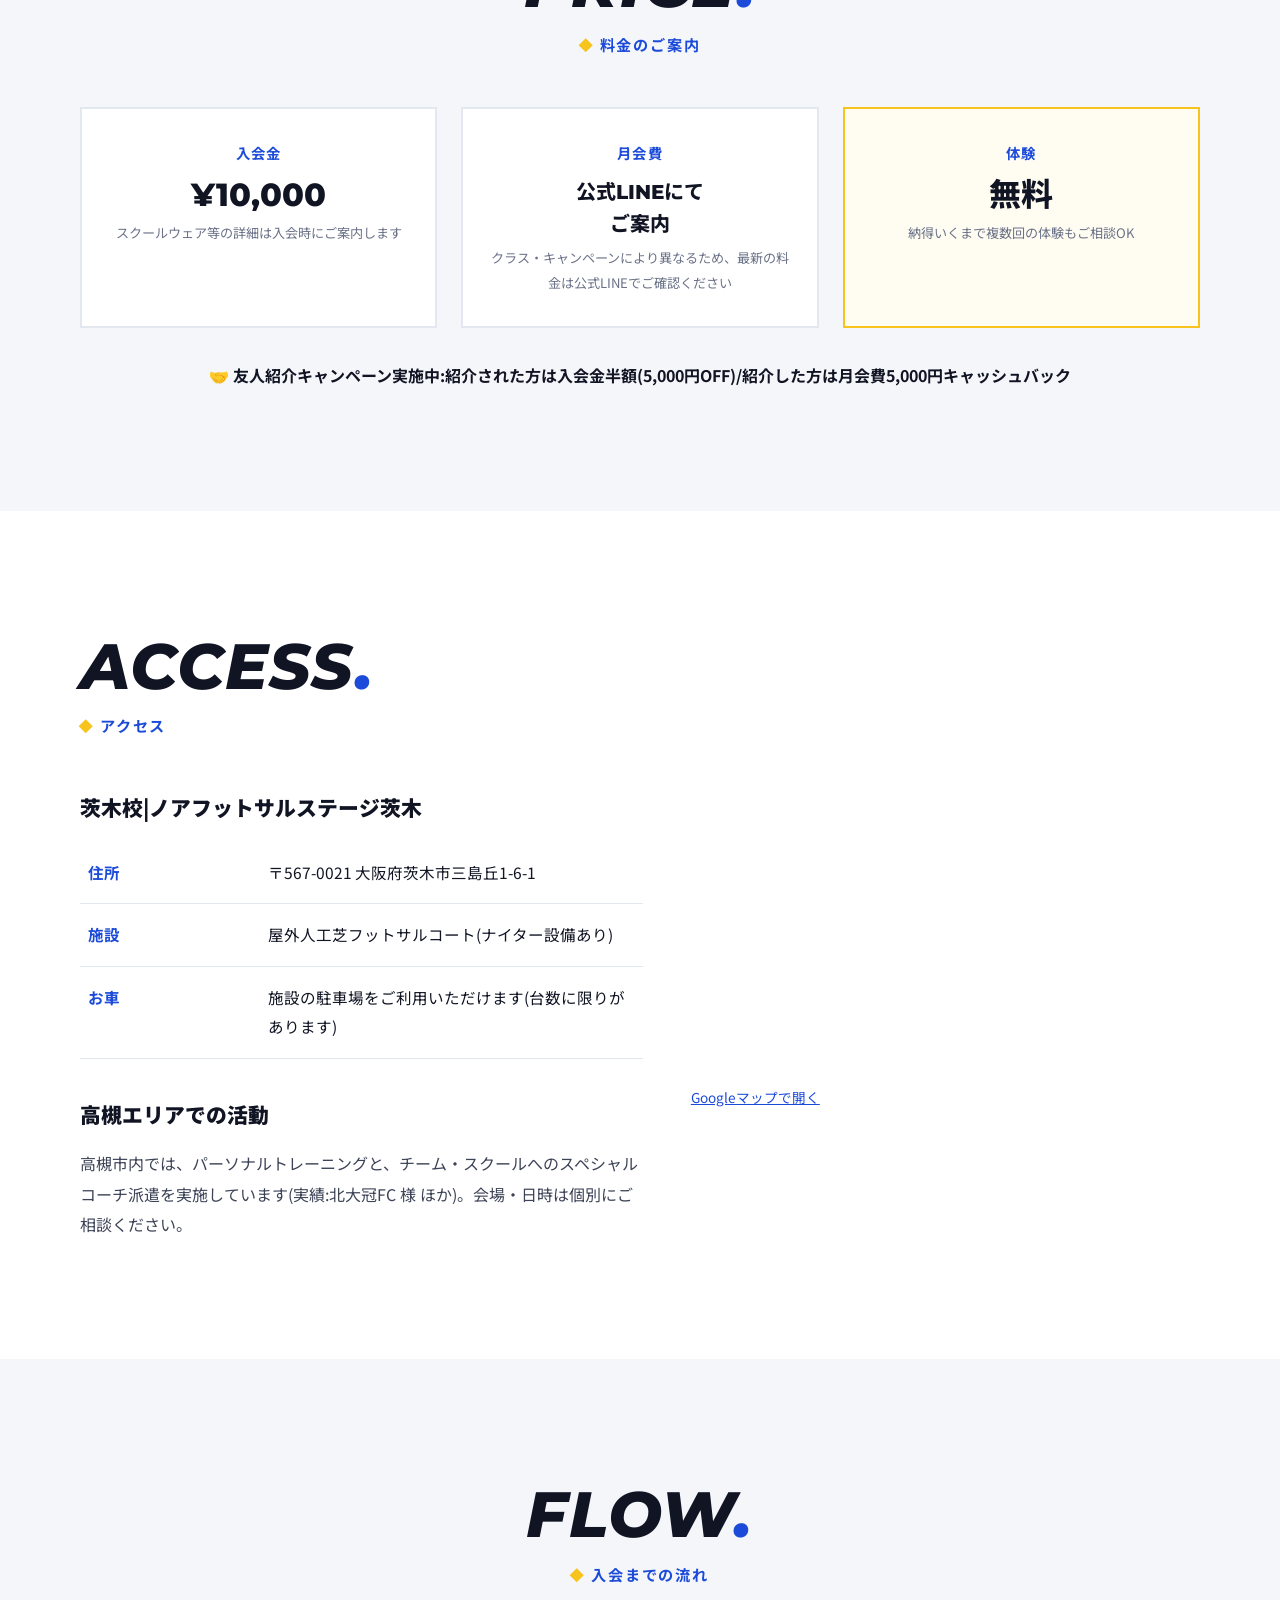
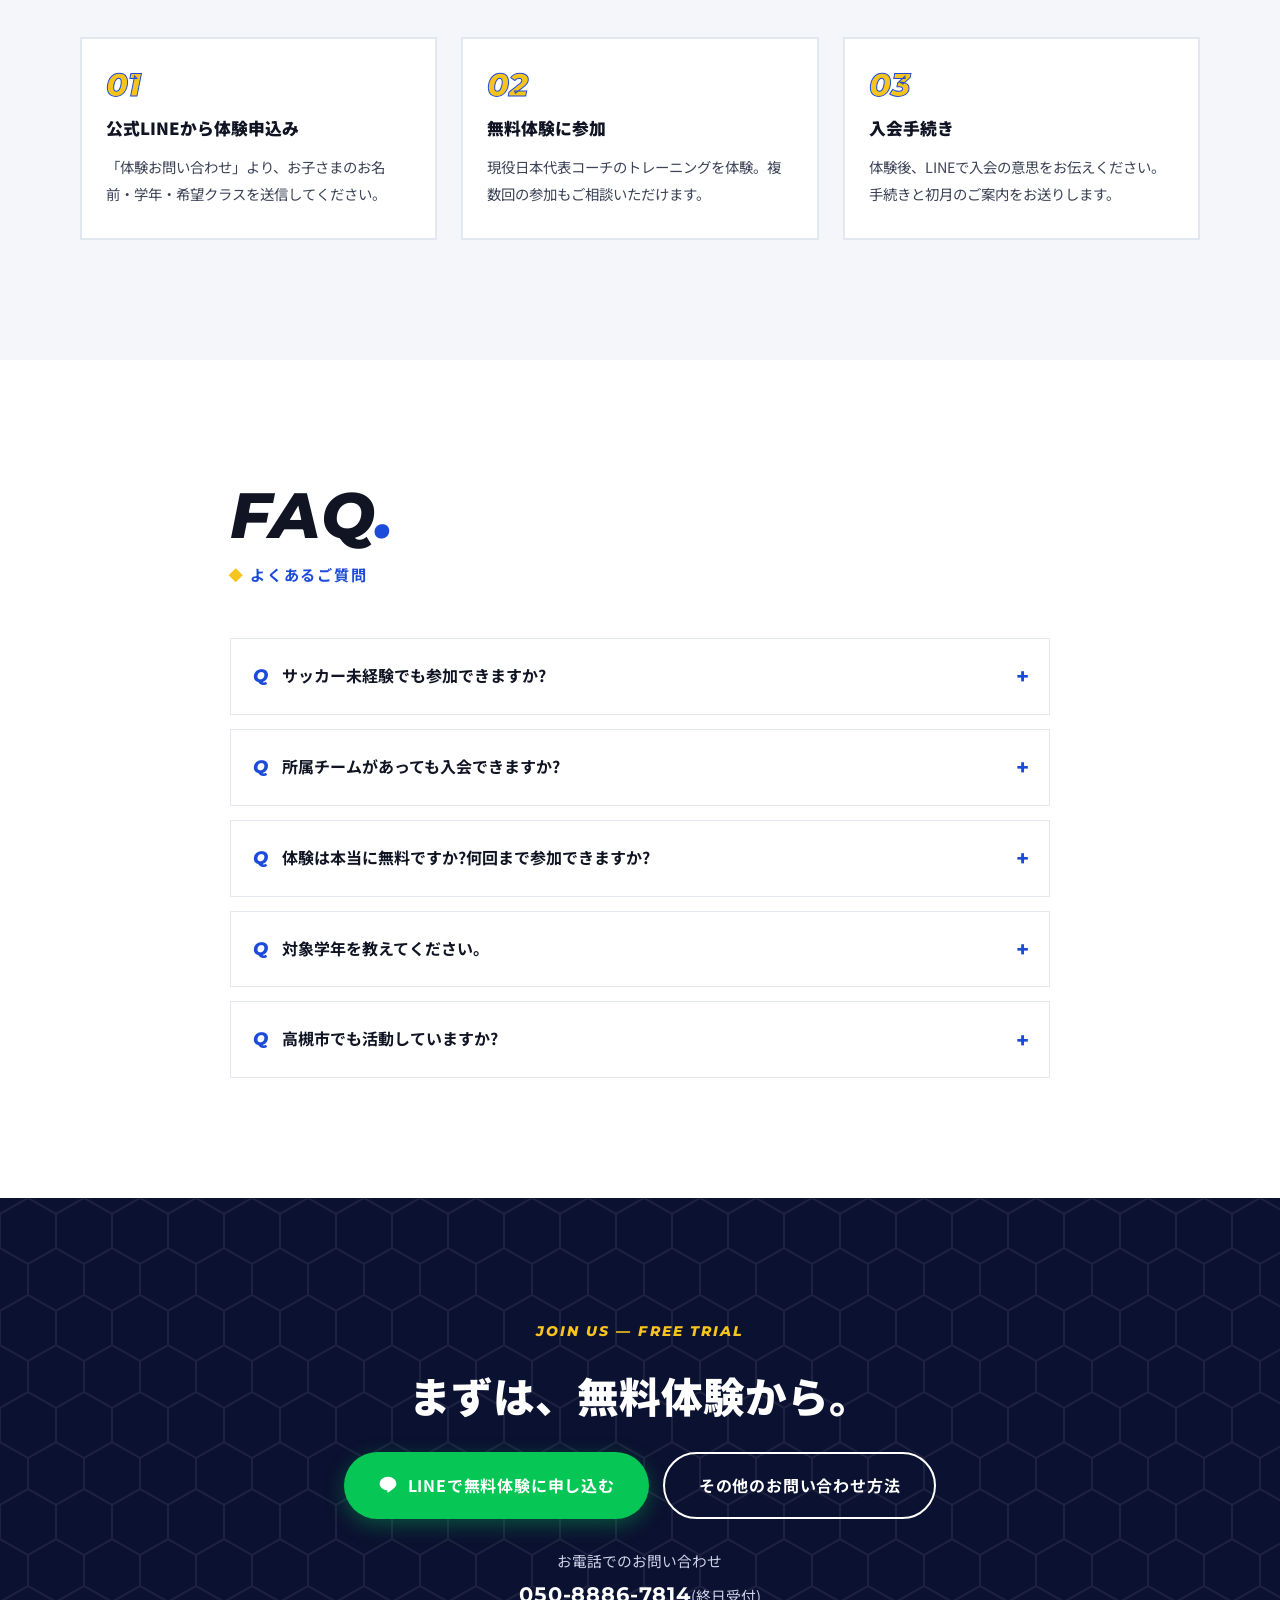
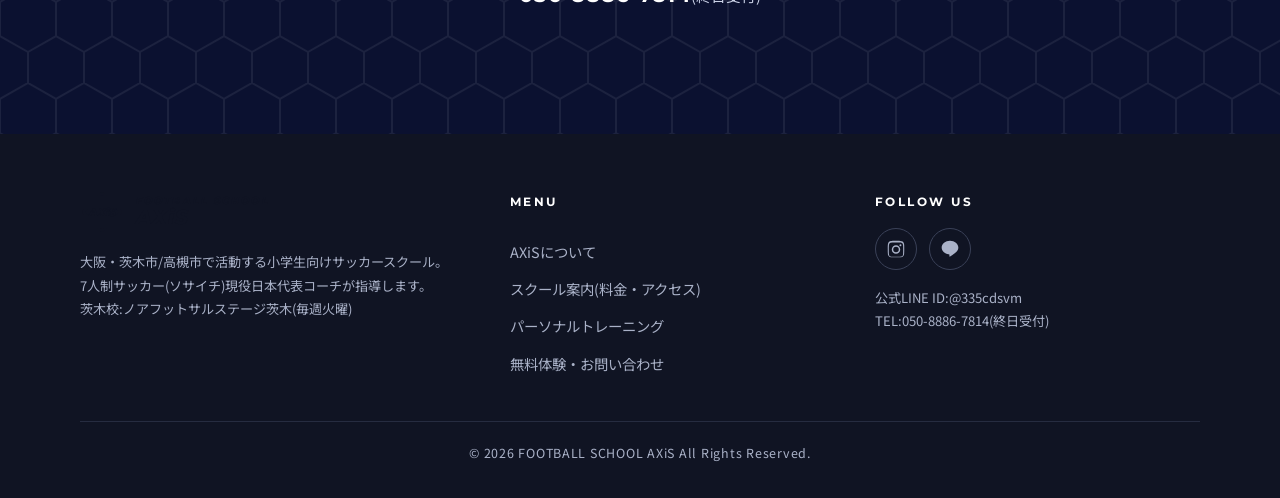
<file: school.html>
<!DOCTYPE html>
<html lang="ja">
<head>
<meta charset="UTF-8">
<meta name="viewport" content="width=device-width, initial-scale=1.0">
<!-- TODO: 本番公開時にこのnoindexを削除 -->
<meta name="robots" content="noindex">
<title>スクール案内(料金・アクセス)|FOOTBALL SCHOOL AXiS|茨木市・高槻市のサッカースクール</title>
<meta name="description" content="FOOTBALL SCHOOL AXiS茨木校のクラス・スケジュール・料金・アクセス。ノアフットサルステージ茨木で毎週火曜、U-10(小3・4)とU-12(小5・6)の2クラス制。高槻エリアでも活動中。無料体験受付中。">
<!-- TODO: 本番ドメイン確定後、og:url / canonical / JSON-LDのurlを実ドメインに置換 -->
<link rel="canonical" href="https://www.fs-axis.jp/school.html">
<meta property="og:type" content="article">
<meta property="og:site_name" content="FOOTBALL SCHOOL AXiS">
<meta property="og:title" content="スクール案内(料金・アクセス)|FOOTBALL SCHOOL AXiS">
<meta property="og:description" content="茨木校のクラス・スケジュール・料金・アクセス。毎週火曜、U-10/U-12の2クラス制。無料体験受付中。">
<meta property="og:url" content="https://www.fs-axis.jp/school.html">
<meta property="og:image" content="https://www.fs-axis.jp/assets/img/ogp.jpg">
<meta property="og:locale" content="ja_JP">
<meta name="twitter:card" content="summary_large_image">
<link rel="icon" href="data:image/svg+xml,%3Csvg xmlns='http://www.w3.org/2000/svg' viewBox='0 0 100 100'%3E%3Crect x='20' y='20' width='60' height='60' rx='6' transform='rotate(45 50 50)' fill='%231c4bd9'/%3E%3C/svg%3E">
<link rel="preconnect" href="https://fonts.googleapis.com">
<link rel="preconnect" href="https://fonts.gstatic.com" crossorigin>
<link rel="preload" as="style" href="https://fonts.googleapis.com/css2?family=Montserrat:ital,wght@0,700;0,800;1,700;1,800&family=Noto+Sans+JP:wght@400;700;900&display=swap">
<link rel="stylesheet" href="https://fonts.googleapis.com/css2?family=Montserrat:ital,wght@0,700;0,800;1,700;1,800&family=Noto+Sans+JP:wght@400;700;900&display=swap" media="print" onload="this.media='all'">
<noscript><link rel="stylesheet" href="https://fonts.googleapis.com/css2?family=Montserrat:ital,wght@0,700;0,800;1,700;1,800&family=Noto+Sans+JP:wght@400;700;900&display=swap"></noscript>
<link rel="stylesheet" href="assets/css/style.css">
<script type="application/ld+json">
{
  "@context": "https://schema.org",
  "@type": "FAQPage",
  "mainEntity": [
    {
      "@type": "Question",
      "name": "サッカー未経験でも参加できますか?",
      "acceptedAnswer": {
        "@type": "Answer",
        "text": "参加できます。AXiSは基礎とフィジカルから丁寧に指導するスクールです。まずは無料体験でトレーニングの雰囲気を確かめてください。"
      }
    },
    {
      "@type": "Question",
      "name": "所属チームがあっても入会できますか?",
      "acceptedAnswer": {
        "@type": "Answer",
        "text": "入会できます。AXiSはチームではなくスクールなので、チーム登録の移籍等は不要です。むしろ「所属チームで輝く選手へ」がAXiSのコンセプトです。"
      }
    },
    {
      "@type": "Question",
      "name": "体験は本当に無料ですか?何回まで参加できますか?",
      "acceptedAnswer": {
        "@type": "Answer",
        "text": "体験は無料です。納得してご入会いただけるよう、複数回の体験参加もご相談いただけます。公式LINEからお気軽にお問い合わせください。"
      }
    },
    {
      "@type": "Question",
      "name": "対象学年を教えてください。",
      "acceptedAnswer": {
        "@type": "Answer",
        "text": "小学3年生から6年生が対象です。U-10クラス(小学3・4年生)は18:00〜19:20、U-12クラス(小学5・6年生)は19:30〜20:50で活動しています。中学生以上の方はパーソナルトレーニングをご利用いただけます。"
      }
    },
    {
      "@type": "Question",
      "name": "高槻市でも活動していますか?",
      "acceptedAnswer": {
        "@type": "Answer",
        "text": "高槻エリアではパーソナルトレーニングと、チーム・スクールへのスペシャルコーチ派遣を行っています(実績:北大冠FC様ほか)。最新の活動情報は公式Instagram・公式LINEでご案内しています。"
      }
    }
  ]
}
</script>
</head>
<body class="subpage">

<header class="site-header">
  <div class="header-inner">
    <a class="brand" href="index.html">
      <svg class="brand-mark" viewBox="0 0 100 100" aria-hidden="true" focusable="false">
        <rect x="19" y="19" width="62" height="62" rx="5" transform="rotate(45 50 50)" fill="none" stroke="currentColor" stroke-width="6"/>
        <text x="50" y="59" text-anchor="middle" font-family="Montserrat, sans-serif" font-style="italic" font-weight="800" font-size="26" fill="currentColor">AXiS</text>
      </svg>
      <span class="brand-text">
        <span class="small">FOOTBALL SCHOOL</span>
        <span class="large">AXiS</span>
      </span>
    </a>
    <nav class="global-nav" aria-label="グローバルナビゲーション">
      <a class="nav-link" href="about.html">ABOUT</a>
      <a class="nav-link" href="school.html">SCHOOL</a>
      <a class="nav-link" href="personal.html">PERSONAL</a>
      <a class="nav-link" href="contact.html">CONTACT</a>
      <a class="btn-trial" href="contact.html">無料体験はこちら</a>
    </nav>
    <button class="menu-toggle" type="button" aria-expanded="false" aria-label="メニューを開閉する">
      <span></span><span></span><span></span>
    </button>
  </div>
</header>

<main>

  <div class="page-hero">
    <div class="wrap">
      <h1 class="en">School<span style="color:var(--yellow)">.</span></h1>
      <p class="jp">スクール案内 — クラス・料金・アクセス</p>
      <nav class="breadcrumb" aria-label="パンくずリスト">
        <a href="index.html">TOP</a><span>/</span><span>スクール案内</span>
      </nav>
    </div>
  </div>

  <!-- クラス -->
  <section id="class">
    <div class="wrap">
      <div class="sec-head reveal">
        <h2 class="en">Class<span class="dot">.</span></h2>
        <span class="jp">クラス・スケジュール(茨木校)</span>
      </div>
      <div class="school-grid">
        <div class="reveal">
          <div class="class-cards">
            <div class="class-card">
              <p class="cls">U-10</p>
              <p class="meta">小学3・4年生<br>定員20名(先着順)</p>
              <p class="time">毎週火曜 18:00 - 19:20</p>
            </div>
            <div class="class-card">
              <p class="cls">U-12</p>
              <p class="meta">小学5・6年生<br>定員20名(先着順)</p>
              <p class="time">毎週火曜 19:30 - 20:50</p>
            </div>
          </div>
          <table class="info-table" style="margin-top:24px;">
            <tbody>
              <tr>
                <th>活動日</th>
                <td>毎週火曜日(月ごとの活動予定はInstagramで公開しています)</td>
              </tr>
              <tr>
                <th>会場</th>
                <td>ノアフットサルステージ茨木</td>
              </tr>
              <tr>
                <th>対象</th>
                <td>小学3年生〜6年生(未経験者・他チーム所属の選手も歓迎)</td>
              </tr>
              <tr>
                <th>指導</th>
                <td>ソサイチ日本代表・キングスリーグ日本代表の現役選手コーチ</td>
              </tr>
            </tbody>
          </table>
        </div>
        <div class="reveal">
          <img class="venue-photo" src="assets/img/flyer-recruit.jpg" width="810" height="1080" alt="FOOTBALL SCHOOL AXiS 新規入会選手募集。現役日本代表コーチ3名の紹介と対象クラス・活動時間の案内" loading="lazy">
        </div>
      </div>
    </div>
  </section>

  <!-- 料金 -->
  <section class="reason" id="price">
    <div class="wrap">
      <div class="sec-head center reveal">
        <h2 class="en">Price<span class="dot">.</span></h2>
        <span class="jp">料金のご案内</span>
      </div>
      <div class="price-cards">
        <div class="price-card reveal">
          <p class="p-label">入会金</p>
          <p class="p-value">¥10,000</p>
          <p class="p-note">スクールウェア等の詳細は入会時にご案内します</p>
        </div>
        <div class="price-card reveal">
          <p class="p-label">月会費</p>
          <p class="p-value" style="font-size:1.25rem;line-height:1.6;">公式LINEにて<br>ご案内</p>
          <p class="p-note">クラス・キャンペーンにより異なるため、最新の料金は公式LINEでご確認ください</p>
        </div>
        <div class="price-card highlight reveal">
          <p class="p-label">体験</p>
          <p class="p-value">無料</p>
          <p class="p-note">納得いくまで複数回の体験もご相談OK</p>
        </div>
      </div>
      <div class="reveal" style="margin-top:32px;text-align:center;">
        <p style="font-weight:700;">🤝 友人紹介キャンペーン実施中:紹介された方は入会金半額(5,000円OFF)/紹介した方は月会費5,000円キャッシュバック</p>
      </div>
    </div>
  </section>

  <!-- アクセス -->
  <section id="access">
    <div class="wrap">
      <div class="sec-head reveal">
        <h2 class="en">Access<span class="dot">.</span></h2>
        <span class="jp">アクセス</span>
      </div>
      <div class="school-grid">
        <div class="reveal">
          <h3 style="font-size:1.3rem;font-weight:900;margin-bottom:14px;">茨木校|ノアフットサルステージ茨木</h3>
          <table class="info-table">
            <tbody>
              <tr>
                <th>住所</th>
                <td>〒567-0021 大阪府茨木市三島丘1-6-1</td>
              </tr>
              <tr>
                <th>施設</th>
                <td>屋外人工芝フットサルコート(ナイター設備あり)</td>
              </tr>
              <tr>
                <th>お車</th>
                <td>施設の駐車場をご利用いただけます(台数に限りがあります)</td>
              </tr>
            </tbody>
          </table>
          <h3 style="font-size:1.3rem;font-weight:900;margin:36px 0 14px;">高槻エリアでの活動</h3>
          <p style="color:#3c4356;">高槻市内では、パーソナルトレーニングと、チーム・スクールへのスペシャルコーチ派遣を実施しています(実績:北大冠FC 様 ほか)。会場・日時は個別にご相談ください。</p>
        </div>
        <div class="reveal">
          <iframe class="map-frame" src="https://www.google.com/maps?q=%E3%83%8E%E3%82%A2%E3%83%95%E3%83%83%E3%83%88%E3%82%B5%E3%83%AB%E3%82%B9%E3%83%86%E3%83%BC%E3%82%B8%E8%8C%A8%E6%9C%A8&output=embed" title="ノアフットサルステージ茨木の地図" loading="lazy" referrerpolicy="no-referrer-when-downgrade"></iframe>
          <p style="margin-top:10px;font-size:0.85rem;"><a href="https://www.google.com/maps?q=%E3%83%8E%E3%82%A2%E3%83%95%E3%83%83%E3%83%88%E3%82%B5%E3%83%AB%E3%82%B9%E3%83%86%E3%83%BC%E3%82%B8%E8%8C%A8%E6%9C%A8" target="_blank" rel="noopener" style="color:var(--blue);text-decoration:underline;">Googleマップで開く</a></p>
        </div>
      </div>
    </div>
  </section>

  <!-- 入会の流れ -->
  <section class="reason" id="flow">
    <div class="wrap">
      <div class="sec-head center reveal">
        <h2 class="en">Flow<span class="dot">.</span></h2>
        <span class="jp">入会までの流れ</span>
      </div>
      <div class="flow-steps">
        <div class="flow-step reveal">
          <h3>公式LINEから体験申込み</h3>
          <p>「体験お問い合わせ」より、お子さまのお名前・学年・希望クラスを送信してください。</p>
        </div>
        <div class="flow-step reveal">
          <h3>無料体験に参加</h3>
          <p>現役日本代表コーチのトレーニングを体験。複数回の参加もご相談いただけます。</p>
        </div>
        <div class="flow-step reveal">
          <h3>入会手続き</h3>
          <p>体験後、LINEで入会の意思をお伝えください。手続きと初月のご案内をお送りします。</p>
        </div>
      </div>
    </div>
  </section>

  <!-- FAQ -->
  <section id="faq">
    <div class="wrap-narrow">
      <div class="sec-head reveal">
        <h2 class="en">FAQ<span class="dot">.</span></h2>
        <span class="jp">よくあるご質問</span>
      </div>
      <div class="faq-list reveal">
        <details>
          <summary>サッカー未経験でも参加できますか?</summary>
          <p class="faq-a">参加できます。AXiSは基礎とフィジカルから丁寧に指導するスクールです。まずは無料体験でトレーニングの雰囲気を確かめてください。</p>
        </details>
        <details>
          <summary>所属チームがあっても入会できますか?</summary>
          <p class="faq-a">入会できます。AXiSはチームではなくスクールなので、チーム登録の移籍等は不要です。むしろ「所属チームで輝く選手へ」がAXiSのコンセプトです。</p>
        </details>
        <details>
          <summary>体験は本当に無料ですか?何回まで参加できますか?</summary>
          <p class="faq-a">体験は無料です。納得してご入会いただけるよう、複数回の体験参加もご相談いただけます。公式LINEからお気軽にお問い合わせください。</p>
        </details>
        <details>
          <summary>対象学年を教えてください。</summary>
          <p class="faq-a">小学3年生から6年生が対象です。U-10クラス(小3・4)は18:00〜19:20、U-12クラス(小5・6)は19:30〜20:50で活動しています。中学生以上の方は<a href="personal.html" style="text-decoration:underline;">パーソナルトレーニング</a>をご利用いただけます。</p>
        </details>
        <details>
          <summary>高槻市でも活動していますか?</summary>
          <p class="faq-a">高槻エリアではパーソナルトレーニングと、チーム・スクールへのスペシャルコーチ派遣を行っています(実績:北大冠FC 様 ほか)。最新の活動情報は公式Instagram・公式LINEでご案内しています。</p>
        </details>
      </div>
    </div>
  </section>

  <!-- 最終CTA -->
  <section class="cta-final">
    <div class="wrap reveal">
      <p class="en-shout">Join us — Free Trial</p>
      <h2>まずは、無料体験から。</h2>
      <div class="cta-buttons">
        <a class="btn btn-line" href="https://line.me/R/ti/p/@335cdsvm" target="_blank" rel="noopener">
          <svg width="20" height="20" viewBox="0 0 24 24" fill="currentColor" aria-hidden="true"><path d="M12 2C6.48 2 2 5.64 2 10.13c0 4.03 3.58 7.4 8.42 8.04.33.07.77.22.89.5.1.26.07.66.03.92l-.14.86c-.04.26-.2 1 .88.55 1.08-.46 5.84-3.44 7.97-5.89C21.5 13.44 22 11.86 22 10.13 22 5.64 17.52 2 12 2z"/></svg>
          LINEで無料体験に申し込む
        </a>
        <a class="btn btn-ghost" href="contact.html">その他のお問い合わせ方法</a>
      </div>
      <p class="tel">お電話でのお問い合わせ<br><strong>050-8886-7814</strong>(終日受付)</p>
    </div>
  </section>

</main>

<footer class="site-footer">
  <div class="wrap footer-grid">
    <div>
      <a class="brand" href="index.html">
        <svg class="brand-mark" viewBox="0 0 100 100" aria-hidden="true" focusable="false">
          <rect x="19" y="19" width="62" height="62" rx="5" transform="rotate(45 50 50)" fill="none" stroke="currentColor" stroke-width="6"/>
          <text x="50" y="59" text-anchor="middle" font-family="Montserrat, sans-serif" font-style="italic" font-weight="800" font-size="26" fill="currentColor">AXiS</text>
        </svg>
        <span class="brand-text">
          <span class="small">FOOTBALL SCHOOL</span>
          <span class="large">AXiS</span>
        </span>
      </a>
      <p class="footer-note">大阪・茨木市/高槻市で活動する小学生向けサッカースクール。<br>7人制サッカー(ソサイチ)現役日本代表コーチが指導します。<br>茨木校:ノアフットサルステージ茨木(毎週火曜)</p>
    </div>
    <nav class="footer-nav" aria-label="フッターナビゲーション">
      <p class="footer-head">Menu</p>
      <a href="about.html">AXiSについて</a>
      <a href="school.html">スクール案内(料金・アクセス)</a>
      <a href="personal.html">パーソナルトレーニング</a>
      <a href="contact.html">無料体験・お問い合わせ</a>
    </nav>
    <div>
      <p class="footer-head">Follow us</p>
      <div class="footer-sns">
        <a href="https://www.instagram.com/football_school_axis/" target="_blank" rel="noopener" aria-label="Instagram">
          <svg width="20" height="20" viewBox="0 0 24 24" fill="currentColor" aria-hidden="true"><path d="M12 2.2c3.2 0 3.6 0 4.9.1 1.2.1 1.8.2 2.2.4.6.2 1 .5 1.4.9.4.4.7.8.9 1.4.2.4.4 1 .4 2.2.1 1.3.1 1.7.1 4.9s0 3.6-.1 4.9c-.1 1.2-.2 1.8-.4 2.2-.2.6-.5 1-.9 1.4-.4.4-.8.7-1.4.9-.4.2-1 .4-2.2.4-1.3.1-1.7.1-4.9.1s-3.6 0-4.9-.1c-1.2-.1-1.8-.2-2.2-.4-.6-.2-1-.5-1.4-.9-.4-.4-.7-.8-.9-1.4-.2-.4-.4-1-.4-2.2-.1-1.3-.1-1.7-.1-4.9s0-3.6.1-4.9c.1-1.2.2-1.8.4-2.2.2-.6.5-1 .9-1.4.4-.4.8-.7 1.4-.9.4-.2 1-.4 2.2-.4 1.3-.1 1.7-.1 4.9-.1zm0 2c-3.1 0-3.5 0-4.8.1-1.1.1-1.5.2-1.8.3-.4.2-.7.3-1 .6-.3.3-.5.6-.6 1-.1.3-.3.7-.3 1.8-.1 1.3-.1 1.7-.1 4.8s0 3.5.1 4.8c.1 1.1.2 1.5.3 1.8.2.4.3.7.6 1 .3.3.6.5 1 .6.3.1.7.3 1.8.3 1.3.1 1.7.1 4.8.1s3.5 0 4.8-.1c1.1-.1 1.5-.2 1.8-.3.4-.2.7-.3 1-.6.3-.3.5-.6.6-1 .1-.3.3-.7.3-1.8.1-1.3.1-1.7.1-4.8s0-3.5-.1-4.8c-.1-1.1-.2-1.5-.3-1.8-.2-.4-.3-.7-.6-1-.3-.3-.6-.5-1-.6-.3-.1-.7-.3-1.8-.3-1.3-.1-1.7-.1-4.8-.1zm0 3.4a5.1 5.1 0 1 1 0 10.2 5.1 5.1 0 0 1 0-10.2zm0 8.4a3.3 3.3 0 1 0 0-6.6 3.3 3.3 0 0 0 0 6.6zm6.5-8.6a1.2 1.2 0 1 1-2.4 0 1.2 1.2 0 0 1 2.4 0z"/></svg>
        </a>
        <a href="https://line.me/R/ti/p/@335cdsvm" target="_blank" rel="noopener" aria-label="LINE公式アカウント">
          <svg width="20" height="20" viewBox="0 0 24 24" fill="currentColor" aria-hidden="true"><path d="M12 2C6.48 2 2 5.64 2 10.13c0 4.03 3.58 7.4 8.42 8.04.33.07.77.22.89.5.1.26.07.66.03.92l-.14.86c-.04.26-.2 1 .88.55 1.08-.46 5.84-3.44 7.97-5.89C21.5 13.44 22 11.86 22 10.13 22 5.64 17.52 2 12 2z"/></svg>
        </a>
      </div>
      <p class="footer-note">公式LINE ID:@335cdsvm<br>TEL:050-8886-7814(終日受付)</p>
    </div>
  </div>
  <p class="copyright wrap">© 2026 FOOTBALL SCHOOL AXiS All Rights Reserved.</p>
</footer>

<script src="assets/js/main.js" defer></script>
</body>
</html>
</file>
<file: assets/css/style.css>
/* ============================================================
   FOOTBALL SCHOOL AXiS — 公式サイト共通スタイル
   デザイン方針:「AXiS BLUEPRINT」
   白ベース × ロイヤルブルー × イエローアクセント / ダイヤ・亀甲モチーフ
   ============================================================ */

:root {
  --white: #ffffff;
  --ink: #101423;
  --navy: #0b1130;
  --navy-2: #111c4e;
  --blue: #1c4bd9;
  --blue-dark: #143197;
  --yellow: #f7c31d;
  --green: #06c755;
  --gray: #f4f6fa;
  --line: #e3e7f0;
  --font-en: "Montserrat", "Noto Sans JP", sans-serif;
  --font-jp: "Noto Sans JP", "Hiragino Kaku Gothic ProN", sans-serif;
  --header-h: 72px;
  --pattern-hex: url("data:image/svg+xml,%3Csvg xmlns='http://www.w3.org/2000/svg' width='56' height='97' viewBox='0 0 56 97'%3E%3Cpath d='M28 66L0 50L0 16L28 0L56 16L56 50L28 66L28 97' fill='none' stroke='%23ffffff' stroke-opacity='0.07' stroke-width='2'/%3E%3C/svg%3E");
}

* { margin: 0; padding: 0; box-sizing: border-box; }

html { scroll-behavior: smooth; scroll-padding-top: var(--header-h); }

body {
  font-family: var(--font-jp);
  font-size: 16px;
  line-height: 1.9;
  color: var(--ink);
  background: var(--white);
  -webkit-font-smoothing: antialiased;
  overflow-wrap: anywhere;
}

img { max-width: 100%; height: auto; display: block; }
a { color: inherit; text-decoration: none; }
ul, ol { list-style: none; }

.wrap { width: min(92%, 1120px); margin-inline: auto; }
.wrap-narrow { width: min(92%, 820px); margin-inline: auto; }

/* ---------- 見出し(英字大見出し+日本語サブ) ---------- */
.sec-head { margin-bottom: 48px; }
.sec-head .en {
  font-family: var(--font-en);
  font-weight: 800;
  font-style: italic;
  font-size: clamp(2.4rem, 6vw, 4rem);
  letter-spacing: 0.02em;
  line-height: 1.1;
  text-transform: uppercase;
}
.sec-head .en .dot { color: var(--blue); }
.sec-head .jp {
  display: inline-block;
  margin-top: 10px;
  font-size: 0.95rem;
  font-weight: 700;
  color: var(--blue);
  letter-spacing: 0.12em;
}
.sec-head .jp::before {
  content: "";
  display: inline-block;
  width: 10px; height: 10px;
  margin-right: 10px;
  background: var(--yellow);
  transform: rotate(45deg) translateY(-1px);
}
.sec-head.center { text-align: center; }
.on-dark .sec-head .en { color: var(--white); }
.on-dark .sec-head .jp { color: var(--yellow); }

section { padding: clamp(72px, 10vw, 120px) 0; }

/* ---------- ヘッダー ---------- */
.site-header {
  position: fixed;
  inset: 0 0 auto 0;
  height: var(--header-h);
  z-index: 100;
  display: flex;
  align-items: center;
  transition: background 0.3s, box-shadow 0.3s;
  background: transparent;
}
.site-header.solid,
body.subpage .site-header {
  background: rgba(255, 255, 255, 0.96);
  box-shadow: 0 1px 12px rgba(16, 20, 35, 0.08);
}
.header-inner {
  width: min(94%, 1240px);
  margin-inline: auto;
  display: flex;
  align-items: center;
  justify-content: space-between;
  gap: 16px;
}
.brand { display: flex; align-items: center; gap: 12px; }
.brand-mark {
  width: 44px; height: 44px; flex: none;
  color: var(--white);
  transition: color 0.3s;
}
.site-header.solid .brand-mark,
body.subpage .brand-mark { color: var(--ink); }
.brand-text {
  font-family: var(--font-en);
  font-weight: 800;
  font-style: italic;
  line-height: 1.15;
  color: var(--white);
  transition: color 0.3s;
}
.site-header.solid .brand-text,
body.subpage .brand-text { color: var(--ink); }
.brand-text .small { display: block; font-size: 0.6rem; letter-spacing: 0.22em; }
.brand-text .large { display: block; font-size: 1.25rem; letter-spacing: 0.05em; }

.global-nav { display: flex; align-items: center; gap: 28px; }
.global-nav a.nav-link {
  font-family: var(--font-en);
  font-weight: 700;
  font-size: 0.85rem;
  letter-spacing: 0.1em;
  color: var(--white);
  transition: color 0.3s, opacity 0.2s;
}
.site-header.solid .global-nav a.nav-link,
body.subpage .global-nav a.nav-link { color: var(--ink); }
.global-nav a.nav-link:hover { opacity: 0.6; }

.btn-trial {
  display: inline-flex;
  align-items: center;
  gap: 8px;
  white-space: nowrap;
  background: var(--yellow);
  color: var(--ink);
  font-weight: 700;
  font-size: 0.85rem;
  padding: 10px 20px;
  border-radius: 999px;
  letter-spacing: 0.05em;
  transition: transform 0.2s, box-shadow 0.2s;
}
.btn-trial:hover { transform: translateY(-2px); box-shadow: 0 6px 16px rgba(247, 195, 29, 0.45); }

/* ハンバーガー */
.menu-toggle {
  display: none;
  width: 44px; height: 44px;
  border: 0; background: none; cursor: pointer;
  position: relative; z-index: 210;
}
.menu-toggle span {
  display: block;
  width: 24px; height: 2px;
  margin: 5px auto;
  background: var(--white);
  transition: transform 0.3s, opacity 0.3s, background 0.3s;
}
.site-header.solid .menu-toggle span,
body.subpage .menu-toggle span { background: var(--ink); }
.menu-toggle[aria-expanded="true"] span { background: var(--white); }
.menu-toggle[aria-expanded="true"] span:nth-child(1) { transform: translateY(7px) rotate(45deg); }
.menu-toggle[aria-expanded="true"] span:nth-child(2) { opacity: 0; }
.menu-toggle[aria-expanded="true"] span:nth-child(3) { transform: translateY(-7px) rotate(-45deg); }

/* ---------- ヒーロー ---------- */
.hero {
  position: relative;
  min-height: 100svh;
  display: flex;
  align-items: flex-end;
  color: var(--white);
  isolation: isolate;
  padding: 0;
}
.hero-bg {
  position: absolute; inset: 0; z-index: -2;
}
.hero-bg img {
  width: 100%; height: 100%;
  object-fit: cover;
  object-position: center 30%;
}
.hero::before {
  content: "";
  position: absolute; inset: 0; z-index: -1;
  background:
    var(--pattern-hex),
    linear-gradient(200deg, rgba(11, 17, 48, 0.25) 0%, rgba(11, 17, 48, 0.55) 55%, rgba(11, 17, 48, 0.92) 100%);
}
.hero-inner {
  width: min(92%, 1120px);
  margin-inline: auto;
  padding: 140px 0 96px;
}
.hero-eyebrow {
  display: inline-block;
  background: var(--blue);
  color: var(--white);
  font-weight: 700;
  font-size: 0.82rem;
  letter-spacing: 0.12em;
  padding: 6px 16px;
  margin-bottom: 20px;
}
.hero h1 {
  font-size: clamp(2.3rem, 7vw, 4.6rem);
  font-weight: 900;
  line-height: 1.28;
  letter-spacing: 0.04em;
  text-shadow: 0 2px 24px rgba(11, 17, 48, 0.6);
}
.hero .hero-sub {
  margin-top: 22px;
  font-size: clamp(0.95rem, 2vw, 1.15rem);
  font-weight: 400;
  max-width: 640px;
  text-shadow: 0 1px 12px rgba(11, 17, 48, 0.8);
}
.hero-cta { margin-top: 34px; display: flex; flex-wrap: wrap; gap: 14px; }
.hero-chips {
  margin-top: 44px;
  display: flex; flex-wrap: wrap; gap: 10px;
}
.hero-chips li {
  font-size: 0.82rem;
  font-weight: 700;
  letter-spacing: 0.06em;
  padding: 7px 16px;
  border: 1px solid rgba(255, 255, 255, 0.5);
  border-radius: 999px;
  background: rgba(11, 17, 48, 0.35);
  backdrop-filter: blur(2px);
}
.scroll-sign {
  position: absolute;
  right: 24px; bottom: 24px;
  font-family: var(--font-en);
  font-size: 0.7rem;
  letter-spacing: 0.3em;
  writing-mode: vertical-rl;
  color: rgba(255, 255, 255, 0.8);
}
.scroll-sign::after {
  content: "";
  display: block;
  width: 1px; height: 48px;
  margin-top: 12px;
  margin-inline: auto;
  background: linear-gradient(to bottom, var(--yellow), transparent);
  animation: scrollline 1.8s ease-in-out infinite;
}
@keyframes scrollline {
  0% { transform: scaleY(0); transform-origin: top; }
  45% { transform: scaleY(1); transform-origin: top; }
  55% { transform: scaleY(1); transform-origin: bottom; }
  100% { transform: scaleY(0); transform-origin: bottom; }
}

/* ---------- ボタン ---------- */
.btn {
  display: inline-flex;
  align-items: center;
  justify-content: center;
  gap: 10px;
  font-weight: 700;
  letter-spacing: 0.05em;
  padding: 16px 34px;
  border-radius: 999px;
  transition: transform 0.2s, box-shadow 0.2s, background 0.2s;
  border: 0;
  cursor: pointer;
  font-size: 1rem;
}
.btn:hover { transform: translateY(-2px); }
.btn-line { background: var(--green); color: #fff; box-shadow: 0 6px 20px rgba(6, 199, 85, 0.35); }
.btn-line:hover { box-shadow: 0 10px 26px rgba(6, 199, 85, 0.45); }
.btn-primary { background: var(--blue); color: #fff; box-shadow: 0 6px 20px rgba(28, 75, 217, 0.35); }
.btn-ghost { border: 2px solid currentColor; background: transparent; color: inherit; }
.btn-yellow { background: var(--yellow); color: var(--ink); box-shadow: 0 6px 20px rgba(247, 195, 29, 0.35); }
.btn svg { flex: none; }

/* ---------- お知らせバー ---------- */
.notice-bar {
  background: var(--blue);
  color: #fff;
  padding: 14px 0;
}
.notice-bar .wrap {
  display: flex;
  align-items: center;
  gap: 16px;
  flex-wrap: wrap;
  justify-content: center;
  font-weight: 700;
  font-size: 0.95rem;
  letter-spacing: 0.04em;
}
.notice-bar .tag {
  background: var(--yellow);
  color: var(--ink);
  font-size: 0.75rem;
  padding: 3px 12px;
  border-radius: 999px;
}
.notice-bar a { text-decoration: underline; text-underline-offset: 4px; }

/* ---------- コンセプト ---------- */
.concept-lead {
  font-size: clamp(1.5rem, 3.6vw, 2.2rem);
  font-weight: 900;
  line-height: 1.7;
  letter-spacing: 0.05em;
}
.concept-lead .marker {
  background: linear-gradient(transparent 62%, rgba(247, 195, 29, 0.75) 62%);
  padding: 0 2px;
}
.concept-body { margin-top: 28px; display: grid; gap: 18px; font-size: 1.02rem; }
.concept-note {
  margin-top: 28px;
  font-family: var(--font-en);
  font-weight: 800;
  font-style: italic;
  font-size: clamp(1rem, 2.4vw, 1.4rem);
  color: var(--blue);
  letter-spacing: 0.06em;
}

/* ---------- 3つの強み ---------- */
.reason { background: var(--gray); }
.reason-grid {
  display: grid;
  grid-template-columns: repeat(3, 1fr);
  gap: 28px;
}
.reason-card {
  background: var(--white);
  border-top: 4px solid var(--blue);
  padding: 36px 28px;
  box-shadow: 0 8px 28px rgba(16, 20, 35, 0.07);
}
.reason-card .num {
  font-family: var(--font-en);
  font-weight: 800;
  font-style: italic;
  font-size: 2.6rem;
  color: var(--blue);
  line-height: 1;
}
.reason-card h3 {
  margin: 14px 0 12px;
  font-size: 1.2rem;
  font-weight: 900;
  line-height: 1.5;
}
.reason-card p { font-size: 0.95rem; color: #3c4356; }
.reason-card .kicker {
  display: block;
  font-family: var(--font-en);
  font-size: 0.72rem;
  font-weight: 700;
  letter-spacing: 0.18em;
  color: #9aa3b8;
  margin-top: 4px;
  text-transform: uppercase;
}

/* ---------- コーチ ---------- */
.coach { background: var(--navy); color: var(--white); position: relative; }
.coach::before {
  content: "";
  position: absolute; inset: 0;
  background: var(--pattern-hex);
  pointer-events: none;
}
.coach .wrap { position: relative; }
.coach-grid {
  display: grid;
  grid-template-columns: repeat(3, 1fr);
  gap: 28px;
}
.coach-card {
  background: var(--navy-2);
  border: 1px solid rgba(255, 255, 255, 0.12);
  padding: 34px 26px;
  position: relative;
  overflow: hidden;
}
.coach-card .uniform-num {
  position: absolute;
  top: -14px; right: 6px;
  font-family: var(--font-en);
  font-weight: 800;
  font-style: italic;
  font-size: 5.4rem;
  color: rgba(255, 255, 255, 0.08);
  line-height: 1;
}
.coach-card .role {
  display: inline-block;
  background: var(--blue);
  font-size: 0.72rem;
  font-weight: 700;
  letter-spacing: 0.1em;
  padding: 4px 12px;
  margin-bottom: 16px;
}
.coach-card h3 { font-size: 1.5rem; font-weight: 900; letter-spacing: 0.08em; }
.coach-card .en-name {
  font-family: var(--font-en);
  font-weight: 700;
  font-style: italic;
  font-size: 0.8rem;
  letter-spacing: 0.14em;
  color: var(--yellow);
  text-transform: uppercase;
}
.coach-card ul { margin-top: 18px; display: grid; gap: 8px; }
.coach-card li {
  font-size: 0.88rem;
  padding-left: 18px;
  position: relative;
  color: #ccd3e8;
}
.coach-card li::before {
  content: "";
  position: absolute;
  left: 0; top: 0.62em;
  width: 8px; height: 8px;
  background: var(--yellow);
  transform: rotate(45deg);
}
.coach-foot { margin-top: 40px; text-align: center; color: #ccd3e8; font-size: 0.95rem; }

/* ---------- スクール情報 ---------- */
.school-grid {
  display: grid;
  grid-template-columns: 1.05fr 0.95fr;
  gap: 48px;
  align-items: start;
}
.info-table { width: 100%; border-collapse: collapse; }
.info-table th, .info-table td {
  text-align: left;
  padding: 16px 8px;
  border-bottom: 1px solid var(--line);
  vertical-align: top;
  font-size: 0.97rem;
}
.info-table th {
  width: 32%;
  color: var(--blue);
  font-weight: 700;
  white-space: nowrap;
}
.class-cards { display: grid; gap: 16px; margin-top: 8px; }
.class-card {
  border: 2px solid var(--line);
  border-left: 6px solid var(--blue);
  padding: 20px 22px;
  display: flex;
  flex-wrap: wrap;
  align-items: center;
  gap: 8px 20px;
  background: var(--white);
}
.class-card .cls {
  font-family: var(--font-en);
  font-weight: 800;
  font-style: italic;
  font-size: 1.5rem;
  color: var(--blue);
  min-width: 90px;
}
.class-card .meta { font-size: 0.92rem; font-weight: 700; }
.class-card .time { font-size: 1.15rem; font-weight: 900; margin-left: auto; letter-spacing: 0.04em; }
.venue-photo { box-shadow: 12px 12px 0 rgba(28, 75, 217, 0.15); }

/* ---------- パーソナル ---------- */
.personal-band { background: var(--gray); }
.split {
  display: grid;
  grid-template-columns: 1fr 1fr;
  gap: 48px;
  align-items: center;
}
.split h3 { font-size: clamp(1.3rem, 3vw, 1.8rem); font-weight: 900; line-height: 1.6; margin-bottom: 16px; }
.split p { color: #3c4356; }
.split .btn { margin-top: 24px; }
.split-photo { box-shadow: -12px 12px 0 rgba(247, 195, 29, 0.35); }

/* ---------- Instagramフィード ---------- */
.ig-feed-grid {
  display: grid;
  grid-template-columns: repeat(6, 1fr);
  gap: 10px;
}
.ig-feed-grid a {
  position: relative;
  display: block;
  overflow: hidden;
  aspect-ratio: 1;
}
.ig-feed-grid img {
  width: 100%; height: 100%;
  object-fit: cover;
  transition: transform 0.4s ease;
}
.ig-feed-grid a:hover img { transform: scale(1.06); }
.ig-feed-grid a::after {
  content: "";
  position: absolute; inset: 0;
  background: rgba(28, 75, 217, 0);
  transition: background 0.3s;
}
.ig-feed-grid a:hover::after { background: rgba(28, 75, 217, 0.25); }
.ig-follow { margin-top: 32px; text-align: center; }
.ig-follow .handle {
  font-family: var(--font-en);
  font-weight: 700;
  font-size: 1.05rem;
  letter-spacing: 0.05em;
}
.ig-follow .btn { margin-top: 16px; }
.btn-ig {
  background: linear-gradient(45deg, #f09433, #e6683c, #dc2743, #cc2366, #bc1888);
  color: #fff;
  box-shadow: 0 6px 20px rgba(204, 35, 102, 0.35);
}

/* ---------- キャンペーン ---------- */
.campaign {
  background: linear-gradient(120deg, var(--blue-dark), var(--blue));
  color: var(--white);
  position: relative;
  overflow: hidden;
}
.campaign::before {
  content: "";
  position: absolute; inset: 0;
  background: var(--pattern-hex);
}
.campaign .wrap { position: relative; display: grid; gap: 20px; text-align: center; justify-items: center; }
.campaign .badge {
  background: var(--yellow);
  color: var(--ink);
  font-weight: 900;
  padding: 6px 22px;
  border-radius: 999px;
  font-size: 0.85rem;
  letter-spacing: 0.1em;
}
.campaign h2 { font-size: clamp(1.5rem, 4vw, 2.3rem); font-weight: 900; line-height: 1.5; }
.campaign .desc { max-width: 620px; font-size: 0.98rem; color: #dfe6ff; }

/* ---------- 体験フロー&CTA ---------- */
.flow-steps {
  display: grid;
  grid-template-columns: repeat(3, 1fr);
  gap: 24px;
  counter-reset: step;
}
.flow-step {
  background: var(--white);
  border: 2px solid var(--line);
  padding: 30px 24px;
  position: relative;
}
.flow-step::before {
  counter-increment: step;
  content: "0" counter(step);
  font-family: var(--font-en);
  font-weight: 800;
  font-style: italic;
  font-size: 2rem;
  color: var(--yellow);
  -webkit-text-stroke: 1px var(--blue);
  display: block;
  line-height: 1;
  margin-bottom: 12px;
}
.flow-step h3 { font-size: 1.05rem; font-weight: 900; margin-bottom: 8px; }
.flow-step p { font-size: 0.9rem; color: #3c4356; }

.cta-final {
  background: var(--navy);
  color: var(--white);
  text-align: center;
  position: relative;
  overflow: hidden;
}
.cta-final::before {
  content: "";
  position: absolute; inset: 0;
  background: var(--pattern-hex);
}
.cta-final .wrap { position: relative; display: grid; justify-items: center; gap: 18px; }
.cta-final h2 {
  font-size: clamp(1.6rem, 4.4vw, 2.6rem);
  font-weight: 900;
  line-height: 1.5;
}
.cta-final .en-shout {
  font-family: var(--font-en);
  font-weight: 800;
  font-style: italic;
  color: var(--yellow);
  letter-spacing: 0.14em;
  font-size: 0.9rem;
  text-transform: uppercase;
}
.cta-final .cta-buttons { display: flex; flex-wrap: wrap; gap: 14px; justify-content: center; margin-top: 8px; }
.cta-final .tel {
  margin-top: 10px;
  font-size: 0.92rem;
  color: #ccd3e8;
}
.cta-final .tel strong { font-family: var(--font-en); font-size: 1.3rem; color: var(--white); letter-spacing: 0.04em; }

/* ---------- フッター ---------- */
.site-footer {
  background: var(--ink);
  color: #aab2c8;
  padding: 56px 0 32px;
  font-size: 0.9rem;
}
.footer-grid {
  display: grid;
  grid-template-columns: 1.2fr 1fr 1fr;
  gap: 40px;
  align-items: start;
}
.site-footer .brand-mark, .site-footer .brand-text { color: var(--white); }
.footer-note { margin-top: 16px; font-size: 0.82rem; line-height: 1.8; }
.footer-nav { display: grid; gap: 10px; }
.footer-nav a:hover { color: var(--white); }
.footer-head {
  font-family: var(--font-en);
  font-weight: 700;
  font-size: 0.78rem;
  letter-spacing: 0.2em;
  color: var(--white);
  margin-bottom: 14px;
  text-transform: uppercase;
}
.footer-sns { display: flex; gap: 12px; }
.footer-sns a {
  display: inline-flex;
  width: 42px; height: 42px;
  border: 1px solid #3a4158;
  border-radius: 50%;
  align-items: center;
  justify-content: center;
  transition: background 0.2s, color 0.2s;
}
.footer-sns a:hover { background: var(--blue); color: #fff; border-color: var(--blue); }
.copyright {
  margin-top: 44px;
  padding-top: 20px;
  border-top: 1px solid #262c40;
  text-align: center;
  font-size: 0.78rem;
  letter-spacing: 0.06em;
}

/* ---------- 下層ページ共通 ---------- */
.page-hero {
  background: var(--navy);
  color: var(--white);
  padding: calc(var(--header-h) + 56px) 0 64px;
  position: relative;
  overflow: hidden;
}
.page-hero::before {
  content: "";
  position: absolute; inset: 0;
  background: var(--pattern-hex);
}
.page-hero .wrap { position: relative; }
.page-hero .en {
  font-family: var(--font-en);
  font-weight: 800;
  font-style: italic;
  font-size: clamp(2.4rem, 6vw, 4rem);
  text-transform: uppercase;
  line-height: 1.1;
}
.page-hero .jp { margin-top: 10px; font-weight: 700; color: var(--yellow); letter-spacing: 0.14em; }
.breadcrumb {
  margin-top: 26px;
  font-size: 0.78rem;
  color: #aab2c8;
  display: flex;
  flex-wrap: wrap;
  gap: 8px;
}
.breadcrumb a { text-decoration: underline; text-underline-offset: 3px; }

/* ---------- 汎用パーツ ---------- */
.lead-block h2, .lead-block h3 {
  font-size: clamp(1.25rem, 3vw, 1.7rem);
  font-weight: 900;
  line-height: 1.6;
  margin-bottom: 16px;
}
.lead-block h2 .accent, .lead-block h3 .accent { color: var(--blue); }
.lead-block + .lead-block { margin-top: 56px; }
.lead-block p + p { margin-top: 14px; }
.lead-block p { color: #2c3346; }

.pillars { display: grid; gap: 20px; margin-top: 32px; }
.pillar {
  display: grid;
  grid-template-columns: auto 1fr;
  gap: 20px;
  align-items: start;
  background: var(--gray);
  padding: 26px 26px;
  border-left: 5px solid var(--blue);
}
.pillar .p-num {
  font-family: var(--font-en);
  font-weight: 800;
  font-style: italic;
  font-size: 2rem;
  color: var(--blue);
  line-height: 1.1;
}
.pillar h3, .pillar h4 { font-size: 1.12rem; font-weight: 900; margin-bottom: 6px; }
.pillar p { font-size: 0.94rem; color: #3c4356; }

.price-cards { display: grid; grid-template-columns: repeat(3, 1fr); gap: 24px; }
.price-card {
  border: 2px solid var(--line);
  padding: 30px 26px;
  text-align: center;
  background: var(--white);
}
.price-card.highlight { border-color: var(--yellow); background: #fffdf2; }
.price-card .p-label {
  font-weight: 700;
  font-size: 0.9rem;
  letter-spacing: 0.1em;
  color: var(--blue);
}
.price-card .p-value {
  font-family: var(--font-en);
  font-weight: 800;
  font-size: 2rem;
  margin: 10px 0 6px;
  line-height: 1.2;
}
.price-card .p-value small { font-size: 1rem; font-family: var(--font-jp); font-weight: 700; }
.price-card .p-note { font-size: 0.82rem; color: #6b7288; }

.faq-list { display: grid; gap: 14px; }
.faq-list details {
  border: 1px solid var(--line);
  background: var(--white);
}
.faq-list summary {
  cursor: pointer;
  list-style: none;
  padding: 20px 52px 20px 22px;
  font-weight: 700;
  position: relative;
}
.faq-list summary::-webkit-details-marker { display: none; }
.faq-list summary::before {
  content: "Q";
  font-family: var(--font-en);
  font-weight: 800;
  font-style: italic;
  color: var(--blue);
  margin-right: 14px;
  font-size: 1.15rem;
}
.faq-list summary::after {
  content: "+";
  position: absolute;
  right: 20px; top: 50%;
  transform: translateY(-50%);
  font-family: var(--font-en);
  font-size: 1.4rem;
  color: var(--blue);
  transition: transform 0.25s;
}
.faq-list details[open] summary::after { transform: translateY(-50%) rotate(45deg); }
.faq-list .faq-a {
  padding: 0 22px 22px;
  font-size: 0.94rem;
  color: #3c4356;
}
.faq-list .faq-a::before {
  content: "A.";
  font-family: var(--font-en);
  font-weight: 800;
  font-style: italic;
  color: var(--yellow);
  -webkit-text-stroke: 0.6px var(--ink);
  margin-right: 10px;
  font-size: 1.05rem;
}

.map-frame {
  width: 100%;
  aspect-ratio: 16 / 9;
  border: 0;
  display: block;
  filter: grayscale(0.15);
}

.contact-cards { display: grid; grid-template-columns: repeat(3, 1fr); gap: 24px; }
.contact-card {
  border: 2px solid var(--line);
  padding: 36px 26px;
  text-align: center;
  display: grid;
  gap: 14px;
  justify-items: center;
  background: var(--white);
}
.contact-card.recommend { border-color: var(--green); position: relative; }
.contact-card.recommend::before {
  content: "いちばん早い";
  position: absolute;
  top: -14px; left: 50%;
  transform: translateX(-50%);
  background: var(--green);
  color: #fff;
  font-size: 0.75rem;
  font-weight: 700;
  padding: 3px 16px;
  border-radius: 999px;
}
.contact-card h3 { font-size: 1.1rem; font-weight: 900; }
.contact-card p { font-size: 0.88rem; color: #3c4356; }
.contact-card .big {
  font-family: var(--font-en);
  font-weight: 800;
  font-size: 1.5rem;
  letter-spacing: 0.03em;
  color: var(--ink);
}

.checklist { margin-top: 20px; display: grid; gap: 10px; }
.checklist li {
  background: var(--gray);
  padding: 14px 18px 14px 46px;
  position: relative;
  font-size: 0.95rem;
  font-weight: 400;
}
.checklist li::before {
  content: "✓";
  position: absolute;
  left: 18px; top: 50%;
  transform: translateY(-50%);
  color: var(--blue);
  font-weight: 900;
}

/* ---------- スクロールリビール ---------- */
.reveal {
  opacity: 0;
  transform: translateY(28px);
  transition: opacity 0.7s ease, transform 0.7s ease;
}
.reveal.is-visible { opacity: 1; transform: none; }
@media (prefers-reduced-motion: reduce) {
  .reveal { opacity: 1; transform: none; transition: none; }
  html { scroll-behavior: auto; }
}

/* ============================================================
   レスポンシブ: タブレット (768px〜1023px)
   ============================================================ */
@media (max-width: 1023px) {
  .global-nav a.nav-link { display: none; }
  .menu-toggle { display: block; }

  .global-nav.open a.nav-link {
    display: block;
    color: var(--white);
    font-size: 1.3rem;
  }
  .global-nav.open {
    position: fixed;
    inset: 0;
    background: rgba(11, 17, 48, 0.97);
    display: grid;
    place-content: center;
    gap: 30px;
    text-align: center;
    z-index: 200;
  }
  .global-nav.open .btn-trial { font-size: 1.05rem; padding: 14px 32px; }
  .global-nav:not(.open) .btn-trial { display: inline-flex; }

  .reason-grid, .coach-grid, .flow-steps, .price-cards, .contact-cards {
    grid-template-columns: 1fr 1fr;
  }
  .school-grid, .split { grid-template-columns: 1fr; }
  .ig-feed-grid { grid-template-columns: repeat(3, 1fr); }
  .footer-grid { grid-template-columns: 1fr 1fr; }
}

/* ============================================================
   レスポンシブ: スマートフォン (〜767px)
   ============================================================ */
@media (max-width: 767px) {
  body { font-size: 15px; }
  .reason-grid, .coach-grid, .flow-steps, .price-cards, .contact-cards {
    grid-template-columns: 1fr;
  }
  .footer-grid { grid-template-columns: 1fr; gap: 30px; }
  .ig-feed-grid { grid-template-columns: repeat(2, 1fr); }
  .hero-inner { padding: 120px 0 84px; }
  .class-card .time { margin-left: 0; width: 100%; }
  .scroll-sign { display: none; }
  .global-nav:not(.open) .btn-trial { font-size: 0.78rem; padding: 9px 14px; }
  .info-table th { width: 30%; }
  .pillar { grid-template-columns: 1fr; gap: 8px; }
}
</file>
